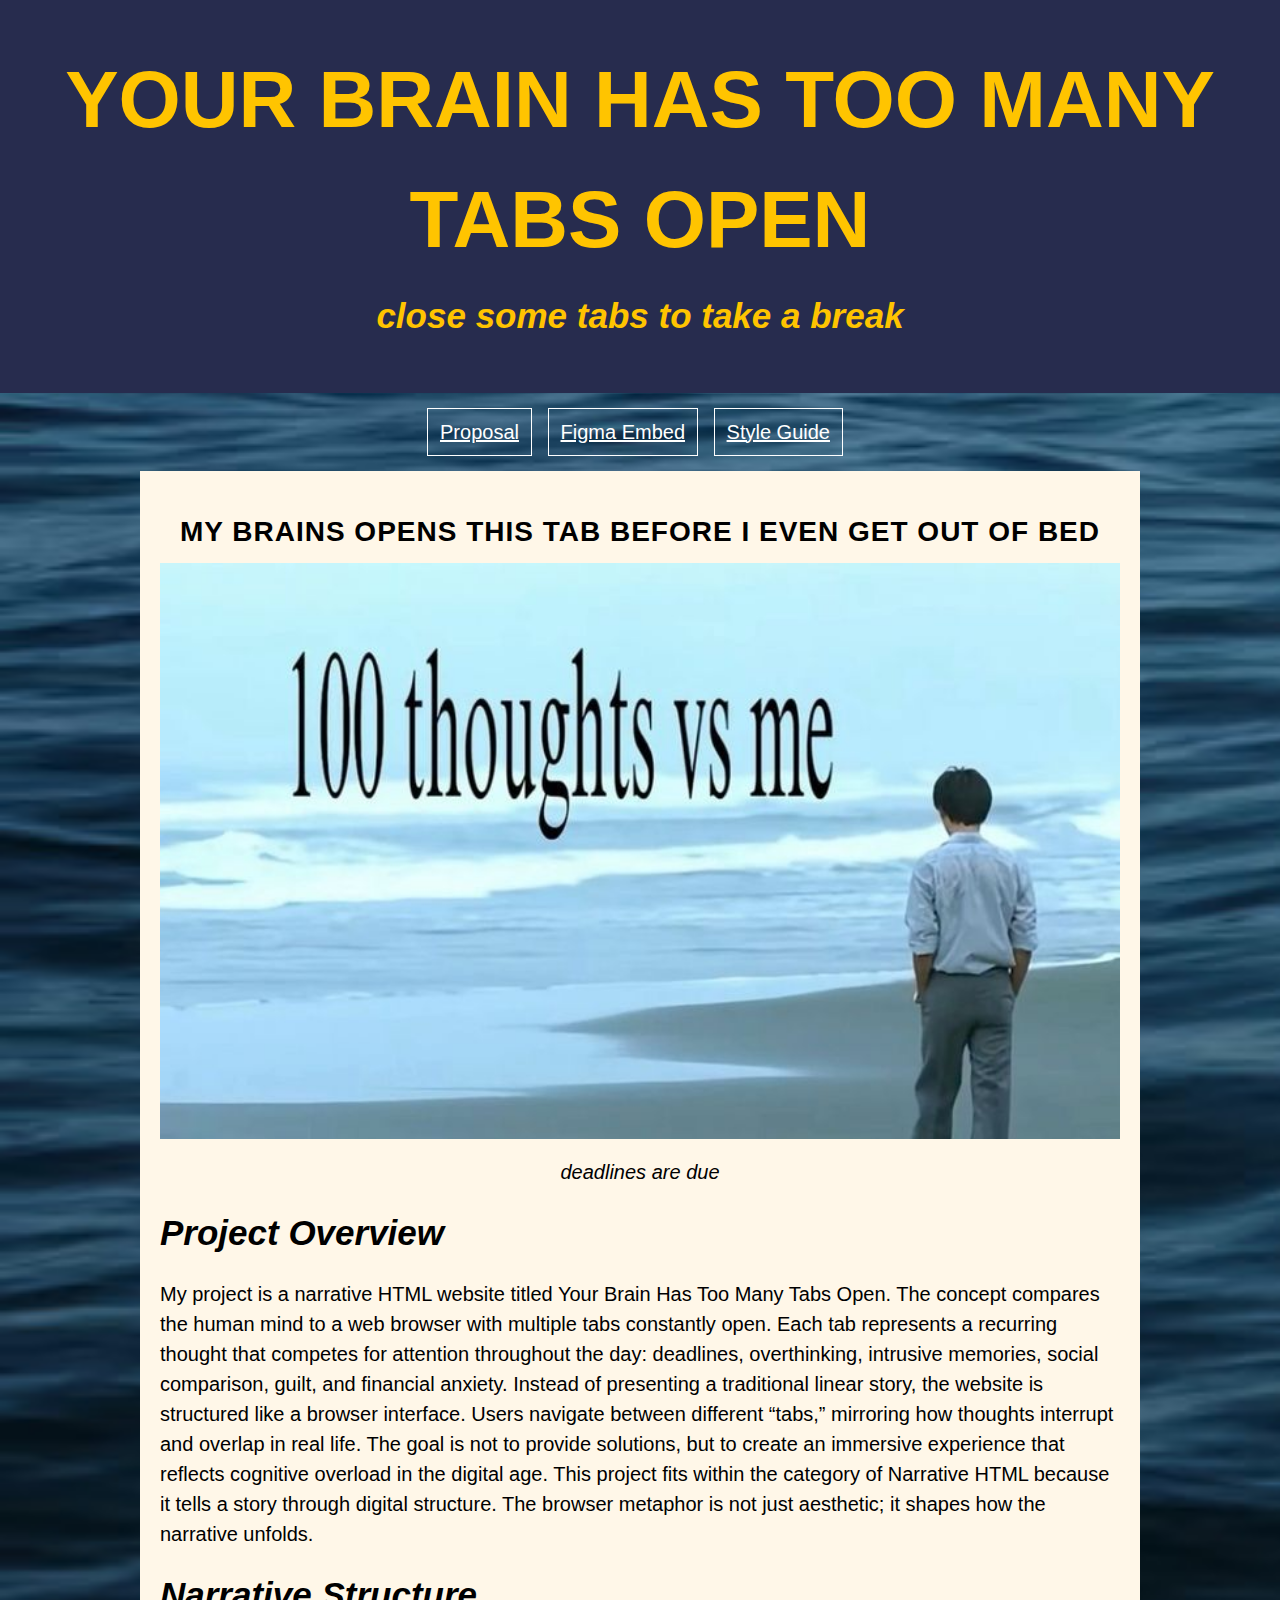
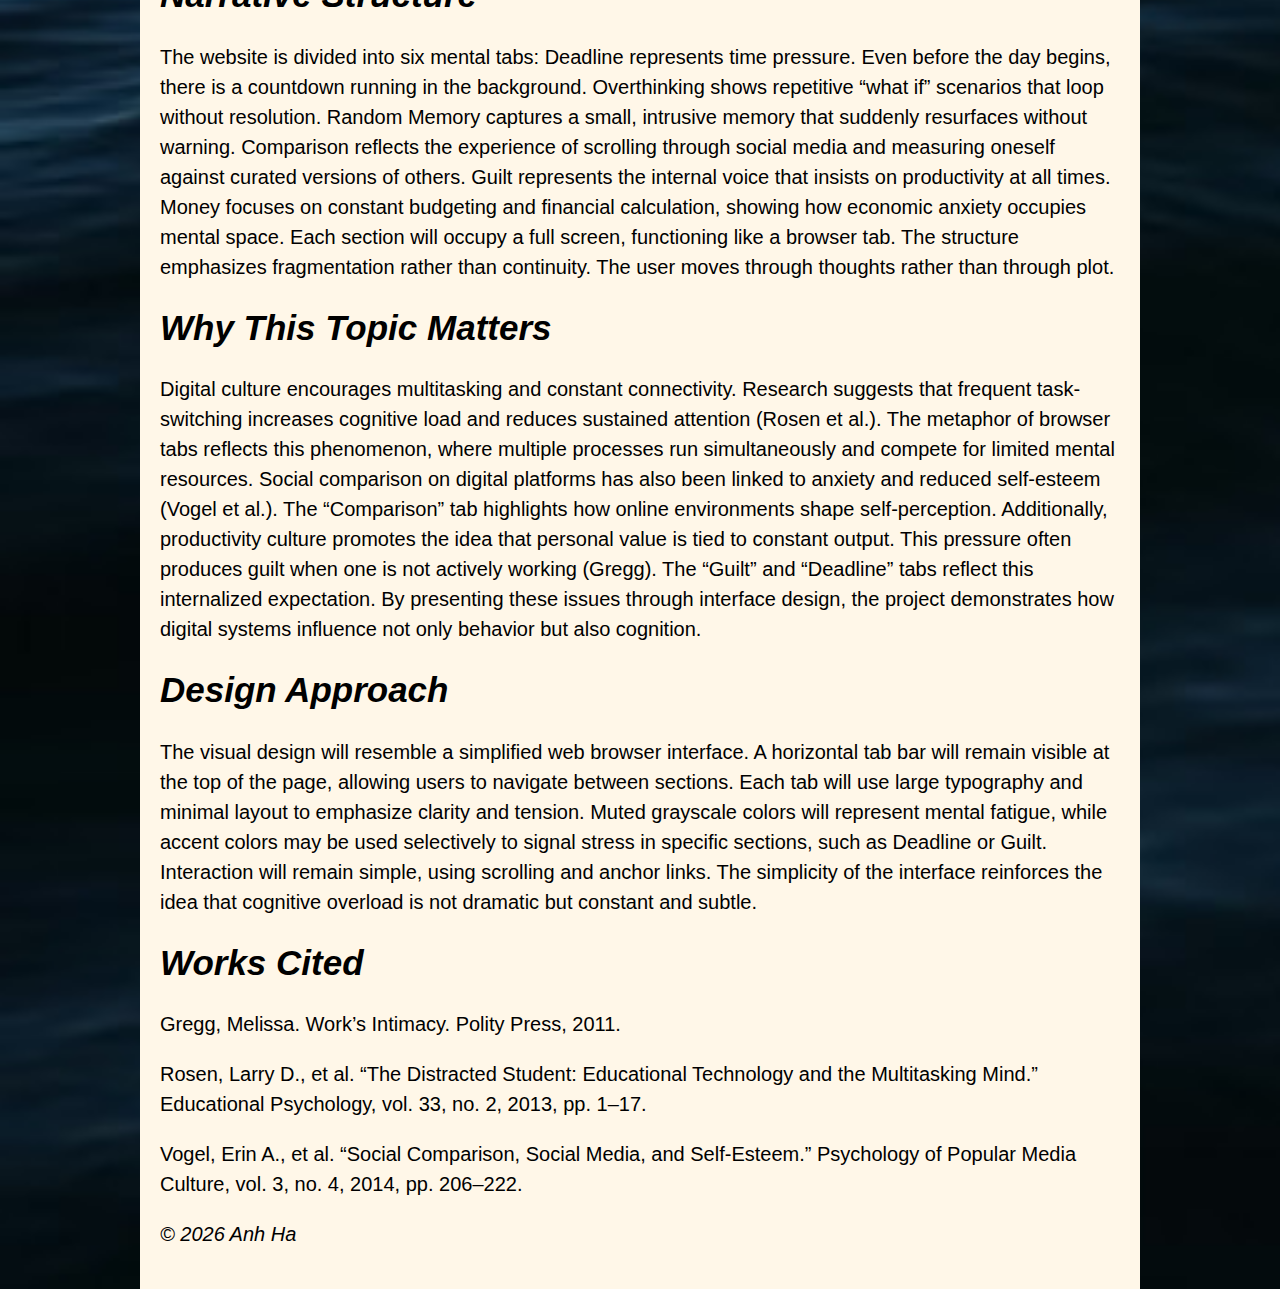
<file: index.html>
<!DOCTYPE html>
<html lang="en">
<head>
    <meta charset="UTF-8">
    <meta name="viewport" content="width=device-width, initial-scale=1.0">
    <title>Your Brain Has Too Mnay Tabs Open</title>
    <link rel="stylesheet" href="style.css">
</head>
<body>
     <header>
    <h1>YOUR BRAIN HAS TOO MANY TABS OPEN</h1>
    <h3>close some tabs to take a break</h3>
  </header>
     <nav>
       <a href="index.html">Proposal</a> 
        <a href="prototype.html">Figma Embed</a> 
        <a href="stylegiude.html">Style Guide</a> 
         
     </nav>
 <main>
        <article>
            <h2>My Brains Opens This Tab Before I Even Get Out Of Bed</h2>
            <figure>
                <img src="Thoughts.jpg" alt="deadlines">
                <figcaption>deadlines are due</figcaption>
            </figure>
            <h3>Project Overview</h3>
<p>My project is a narrative HTML website titled Your Brain Has Too Many Tabs Open. The concept compares the human mind to a web browser with multiple tabs constantly open. Each tab represents a recurring thought that competes for attention throughout the day: deadlines, overthinking, intrusive memories, social comparison, guilt, and financial anxiety.

Instead of presenting a traditional linear story, the website is structured like a browser interface. Users navigate between different “tabs,” mirroring how thoughts interrupt and overlap in real life. The goal is not to provide solutions, but to create an immersive experience that reflects cognitive overload in the digital age.

This project fits within the category of Narrative HTML because it tells a story through digital structure. The browser metaphor is not just aesthetic; it shapes how the narrative unfolds.</p>

            <h3>Narrative Structure</h3>
            <p>The website is divided into six mental tabs:

Deadline represents time pressure. Even before the day begins, there is a countdown running in the background.

Overthinking shows repetitive “what if” scenarios that loop without resolution.

Random Memory captures a small, intrusive memory that suddenly resurfaces without warning.

Comparison reflects the experience of scrolling through social media and measuring oneself against curated versions of others.

Guilt represents the internal voice that insists on productivity at all times.

Money focuses on constant budgeting and financial calculation, showing how economic anxiety occupies mental space.

Each section will occupy a full screen, functioning like a browser tab. The structure emphasizes fragmentation rather than continuity. The user moves through thoughts rather than through plot.</p>

<h3>Why This Topic Matters</h3>
<p>Digital culture encourages multitasking and constant connectivity. Research suggests that frequent task-switching increases cognitive load and reduces sustained attention (Rosen et al.). The metaphor of browser tabs reflects this phenomenon, where multiple processes run simultaneously and compete for limited mental resources.

Social comparison on digital platforms has also been linked to anxiety and reduced self-esteem (Vogel et al.). The “Comparison” tab highlights how online environments shape self-perception.

Additionally, productivity culture promotes the idea that personal value is tied to constant output. This pressure often produces guilt when one is not actively working (Gregg). The “Guilt” and “Deadline” tabs reflect this internalized expectation.

By presenting these issues through interface design, the project demonstrates how digital systems influence not only behavior but also cognition.</p>

<h3>Design Approach</h3>
<p>The visual design will resemble a simplified web browser interface. A horizontal tab bar will remain visible at the top of the page, allowing users to navigate between sections. Each tab will use large typography and minimal layout to emphasize clarity and tension.

Muted grayscale colors will represent mental fatigue, while accent colors may be used selectively to signal stress in specific sections, such as Deadline or Guilt.

Interaction will remain simple, using scrolling and anchor links. The simplicity of the interface reinforces the idea that cognitive overload is not dramatic but constant and subtle.</p>

<h3>Works Cited</h3>
<p>Gregg, Melissa. Work’s Intimacy. Polity Press, 2011.<p>

</p>Rosen, Larry D., et al. “The Distracted Student: Educational Technology and the Multitasking Mind.” Educational Psychology, vol. 33, no. 2, 2013, pp. 1–17.<p>

</p>Vogel, Erin A., et al. “Social Comparison, Social Media, and Self-Esteem.” Psychology of Popular Media Culture, vol. 3, no. 4, 2014, pp. 206–222.</p>

<footer>
        <p>&copy 2026 Anh Ha</p>
    </footer>
</body>
</html>
</file>
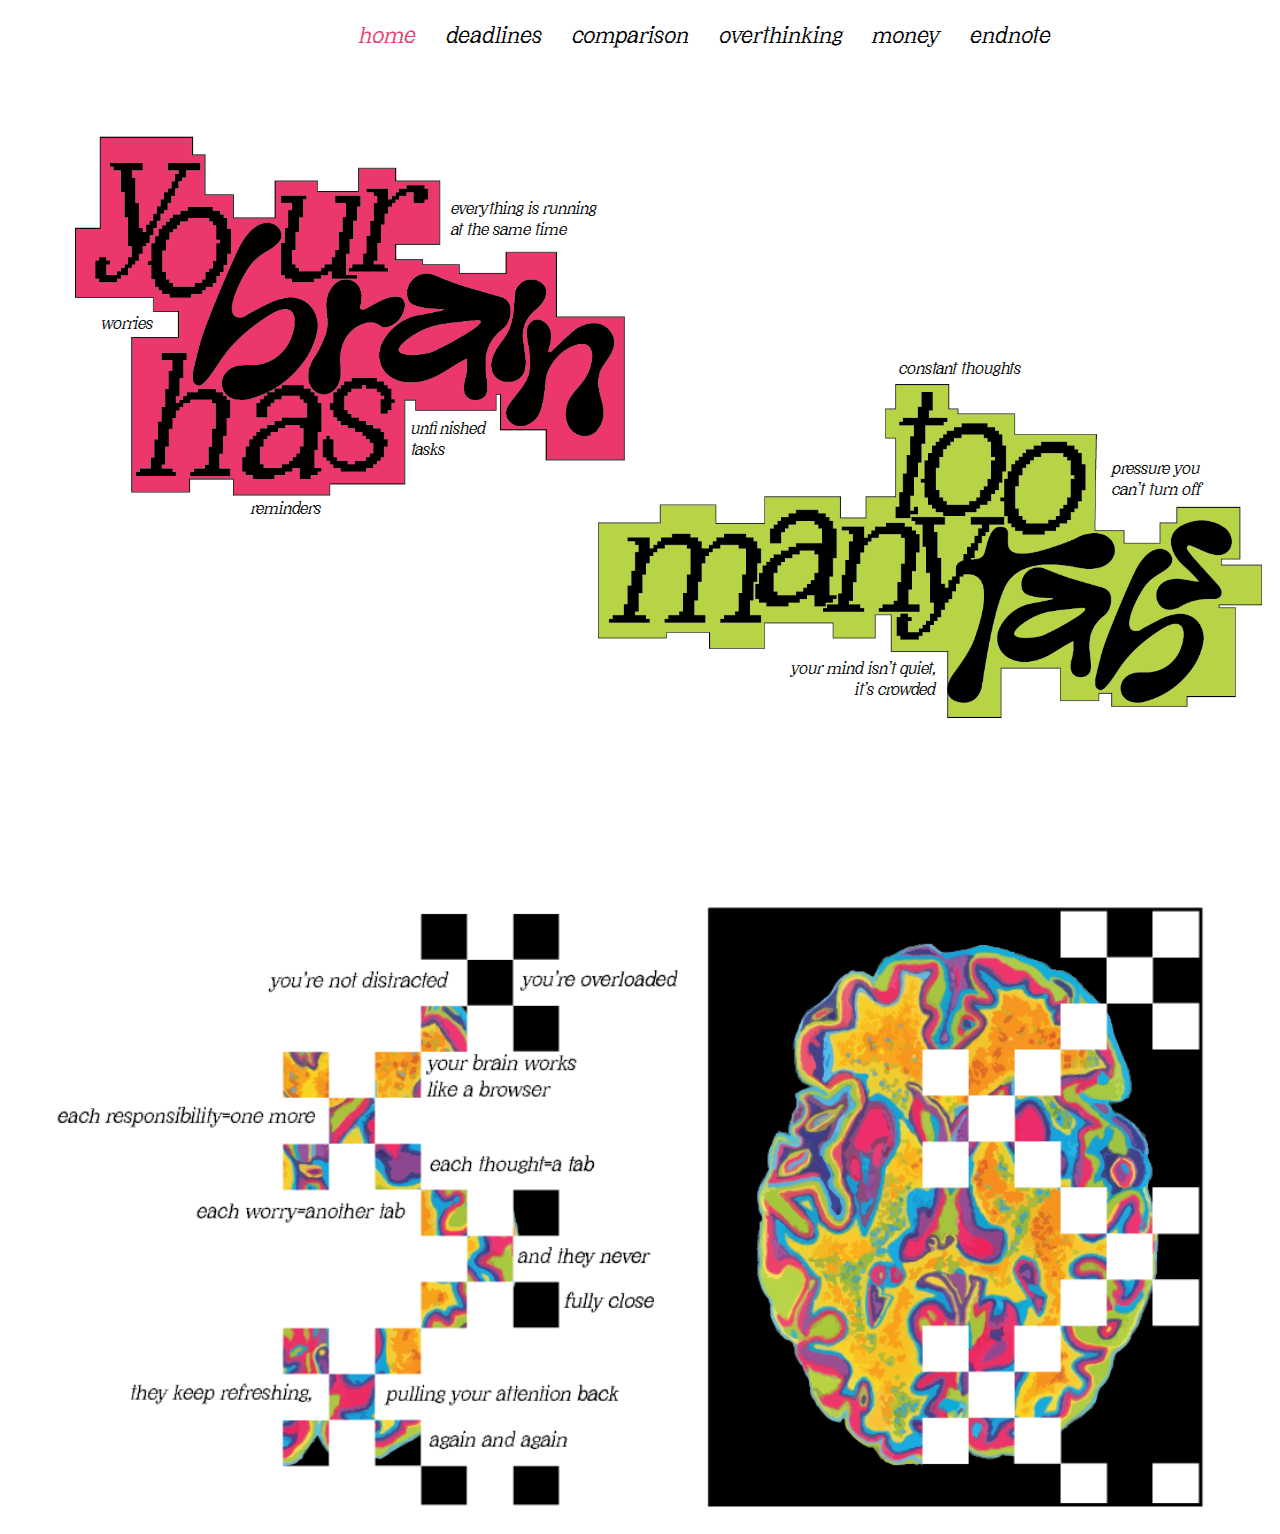
<file: final/index.html>
<!DOCTYPE html>
<html lang="en">
<head>
    <meta charset="UTF-8">
    <meta name="viewport" content="width=device-width, initial-scale=1.0">
    <title>your brain has too many tabs</title>
    <link rel="stylesheet" href="style.css">
</head>
<body>
    <body class="home-page"></body>
     <header class="site-header">
    <nav class="main-nav">
      <a href="index.html" class="nav-link active">home</a>
      <a href="deadlines.html" class="deadlines">deadlines</a>
      <a href="comparison.html" class="nav-link">comparison</a>
      <a href="overthinking.html" class="nav-link">overthinking</a>
      <a href="money.html" class="nav-link">money</a>
      <a href="endnote.html" class="nav-link">endnote</a>
    </nav>
  </header>

  <main>
    <section class="hero-section" id="home">

      <div class="hero-title-wrap">

        <img 
          src="images/your-brain-has.png" 
          alt="Your brain has too many tabs"
          class="title-pink"
        >

        <img 
      src="images/too-many-tabs.png"
      alt="Too many tabs"
      class="title-green"
    >

         <p class="note note-1">worries</p>
        <p class="note note-2">everything is running<br>at the same time</p>
        <p class="note note-3">unfinished<br>tasks</p>
        <p class="note note-4">reminders</p>
        <p class="note note-5">constant thoughts</p>
        <p class="note note-6">pressure you<br>can’t turn off</p>
        <p class="note note-7">your mind isn’t quiet,<br>it’s crowded</p>

      </div>

    </section>

    <section class="brain-section" id="deadlines">

      <div class="brain-bg">

        <div class="brain-text">

            <div class="brain-copy">
  <p class="brain-line line-1">you’re not distracted</p>
  <p class="brain-line line-2">you’re overloaded</p>
  <p class="brain-line line-3">your brain works</p>
  <p class="brain-line line-4">like a browser</p>
  <p class="brain-line line-5">each responsibility=one more</p>
  <p class="brain-line line-6">each thought=a tab</p>
  <p class="brain-line line-7">each worry=another tab</p>
  <p class="brain-line line-8">and they never</p>
  <p class="brain-line line-9">fully close</p>
  <p class="brain-line line-10">they keep refreshing,</p>
  <p class="brain-line line-11">pulling your attention back</p>
  <p class="brain-line line-12">again and again</p>
</div>

        </div>

      <div class="brain-image-wrap">
          <img src="images/brain-image.png" alt="brain" class="brain-image">
        </div>

      </div>

     
    </section>


  </main>
   

</body>
</html>
</file>
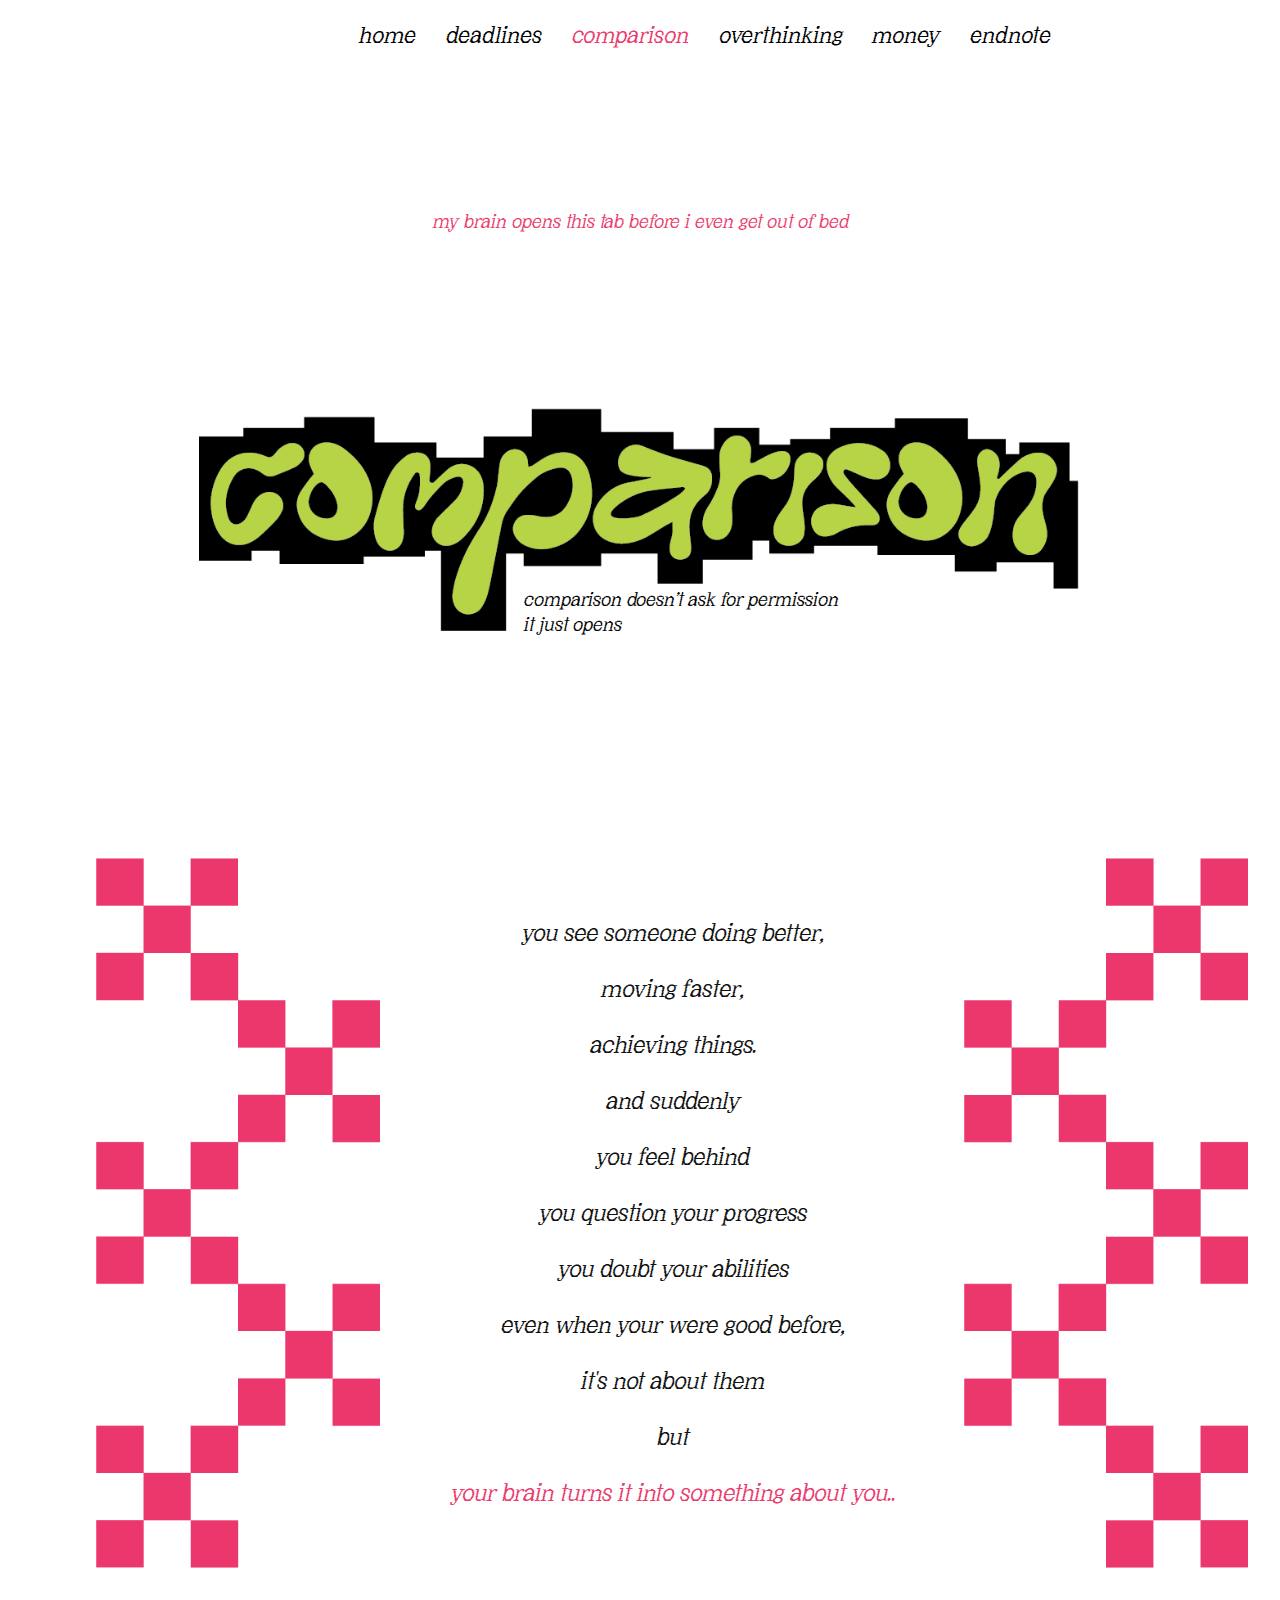
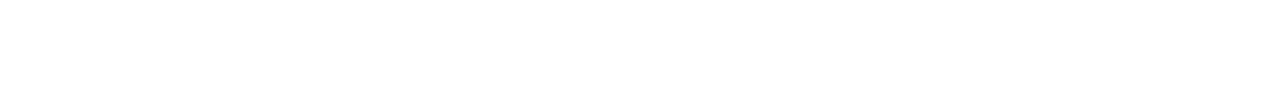
<file: comparison copy.html>
<!DOCTYPE html>
<html lang="en">
<head>
    <meta charset="UTF-8">
    <meta name="viewport" content="width=device-width, initial-scale=1.0">
    <title>Document</title>
    <link rel="stylesheet" href="style copy.css">
</head>
<body>
  
    <body class="comparison-page"></body>
     <header class="site-header">
    <nav class="main-nav">
      <a href="index copy.html" class="nav-link">home</a>
      <a href="deadlines copy.html" class="nav-link">deadlines</a>
      <a href="comparison copy.html" class="nav-link active">comparison</a>
      <a href="overthinking copy.html" class="nav-link">overthinking</a>
      <a href="money copy.html" class="nav-link">money</a>
      <a href="endnote copy.html" class="nav-link">endnote</a>
    </nav>
  </header>

  <main>
    <section class="comparison-hero-section">
      <div class="comparison-hero-inner">

        <p class="comparison-top-note">
          my brain opens this tab before i even get out of bed
        </p>

        <img
          src="comparison.png"
          alt="Comparison"
          class="comparison-title-image"
        >

        <p class="comparison-bottom-note">
          comparison doesn’t ask for permission<br>
          it just opens
        </p>

      </div>
    </section>
    <section class="comparison-text-section">
      <div class="comparison-text-layout">

        <div class="comparison-pattern-side-image-left">
          <img src="pattern-left-pink.png" alt="" aria-hidden="true">
        </div>

        <div class="comparison-copy">
          <p class="comparison-line">you see someone doing better,</p>
          <p class="comparison-line">moving faster,</p>
          <p class="comparison-line">achieving things.</p>
          <p class="comparison-line">and suddenly</p>
          <p class="comparison-line spacing-top">you feel behind</p>
          <p class="comparison-line">you question your progress</p>
          <p class="comparison-line">you doubt your abilities</p>

          <p class="comparison-line spacing-top">even when your were good before,</p>
          <p class="comparison-line">it's not about them</p>

          <p class="comparison-line spacing-top">but</p>
          <p class="comparison-line comparison-highlight">your brain turns it into something about you..</p>
        </div>

         <div class="comparison-pattern-side-image-right">
          <img src="pattern-right-pink.png" alt="" aria-hidden="true">
        </div>

      </div>
    </section>
</body>
</html>
</file>
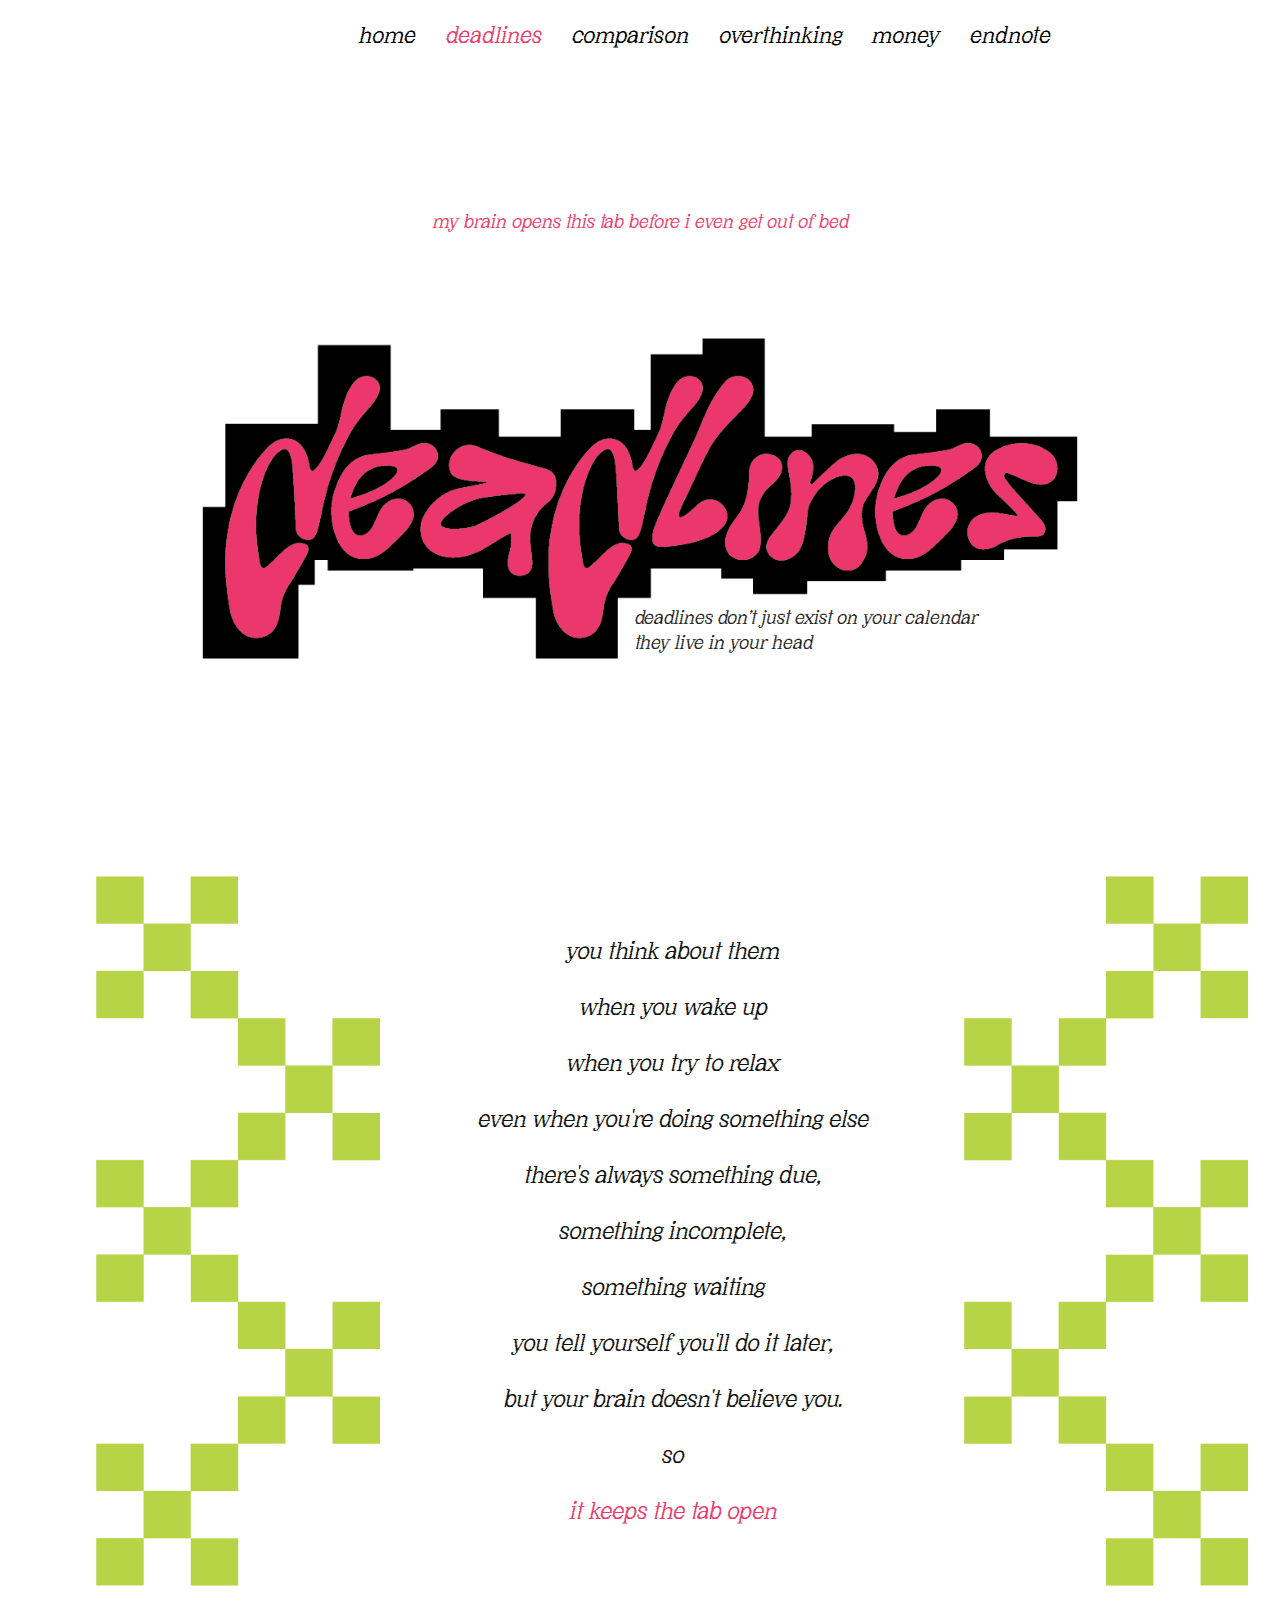
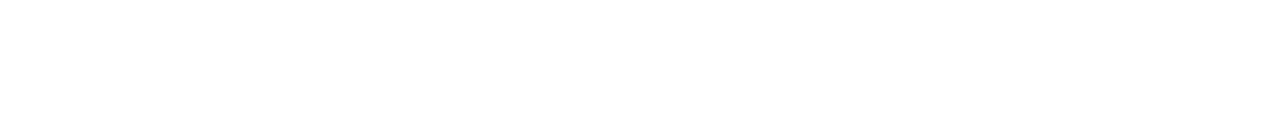
<file: deadlines copy.html>
<!DOCTYPE html>
<html lang="en">
<head>
    <meta charset="UTF-8">
    <meta name="viewport" content="width=device-width, initial-scale=1.0">
    <title>Document</title>
    <link rel="stylesheet" href="style copy.css">
</head>
<body>
    <body class="deadlines-page"></body>
     <header class="site-header">
    <nav class="main-nav">
      <a href="index copy.html" class="nav-link">home</a>
      <a href="deadlines copy.html" class="nav-link active">deadlines</a>
      <a href="comparison copy.html" class="nav-link">comparison</a>
      <a href="overthinking copy.html" class="nav-link">overthinking</a>
      <a href="money copy.html" class="nav-link">money</a>
      <a href="endnote copy.html" class="nav-link">endnote</a>
    </nav>
  </header>


  <main>
    <section class="deadlines-hero-section">
      <div class="deadlines-hero-inner">

        <p class="deadlines-top-note">
          my brain opens this tab before i even get out of bed
        </p>

        <img
          src="deadlines.png"
          alt="Deadlines"
          class="deadlines-title-image"
        >

        <p class="deadlines-bottom-note">
          deadlines don’t just exist on your calendar<br>
          they live in your head
        </p>

      </div>
    </section>

     <section class="deadlines-text-section">
      <div class="deadlines-text-layout">

        <div class="deadlines-pattern-side-image-left">
          <img src="pattern-left-green.png" alt="" aria-hidden="true">
        </div>

        <div class="deadlines-copy">
          <p class="deadline-line">you think about them</p>
          <p class="deadline-line">when you wake up</p>
          <p class="deadline-line">when you try to relax</p>
          <p class="deadline-line">even when you're doing something else</p>

          <p class="deadline-line spacing-top">there's always something due,</p>
          <p class="deadline-line">something incomplete,</p>
          <p class="deadline-line">something waiting</p>

          <p class="deadline-line spacing-top">you tell yourself you'll do it later,</p>
          <p class="deadline-line">but your brain doesn't believe you.</p>

          <p class="deadline-line spacing-top">so</p>
          <p class="deadlines-line deadlines-highlight">it keeps the tab open</p>
        </div>

    
        <div class="deadlines-pattern-side-image-right">
          <img src="pattern-right-green.png" alt="" aria-hidden="true">
        </div>

      </div>
    </section>

  </main>





</body>
</html>
</file>
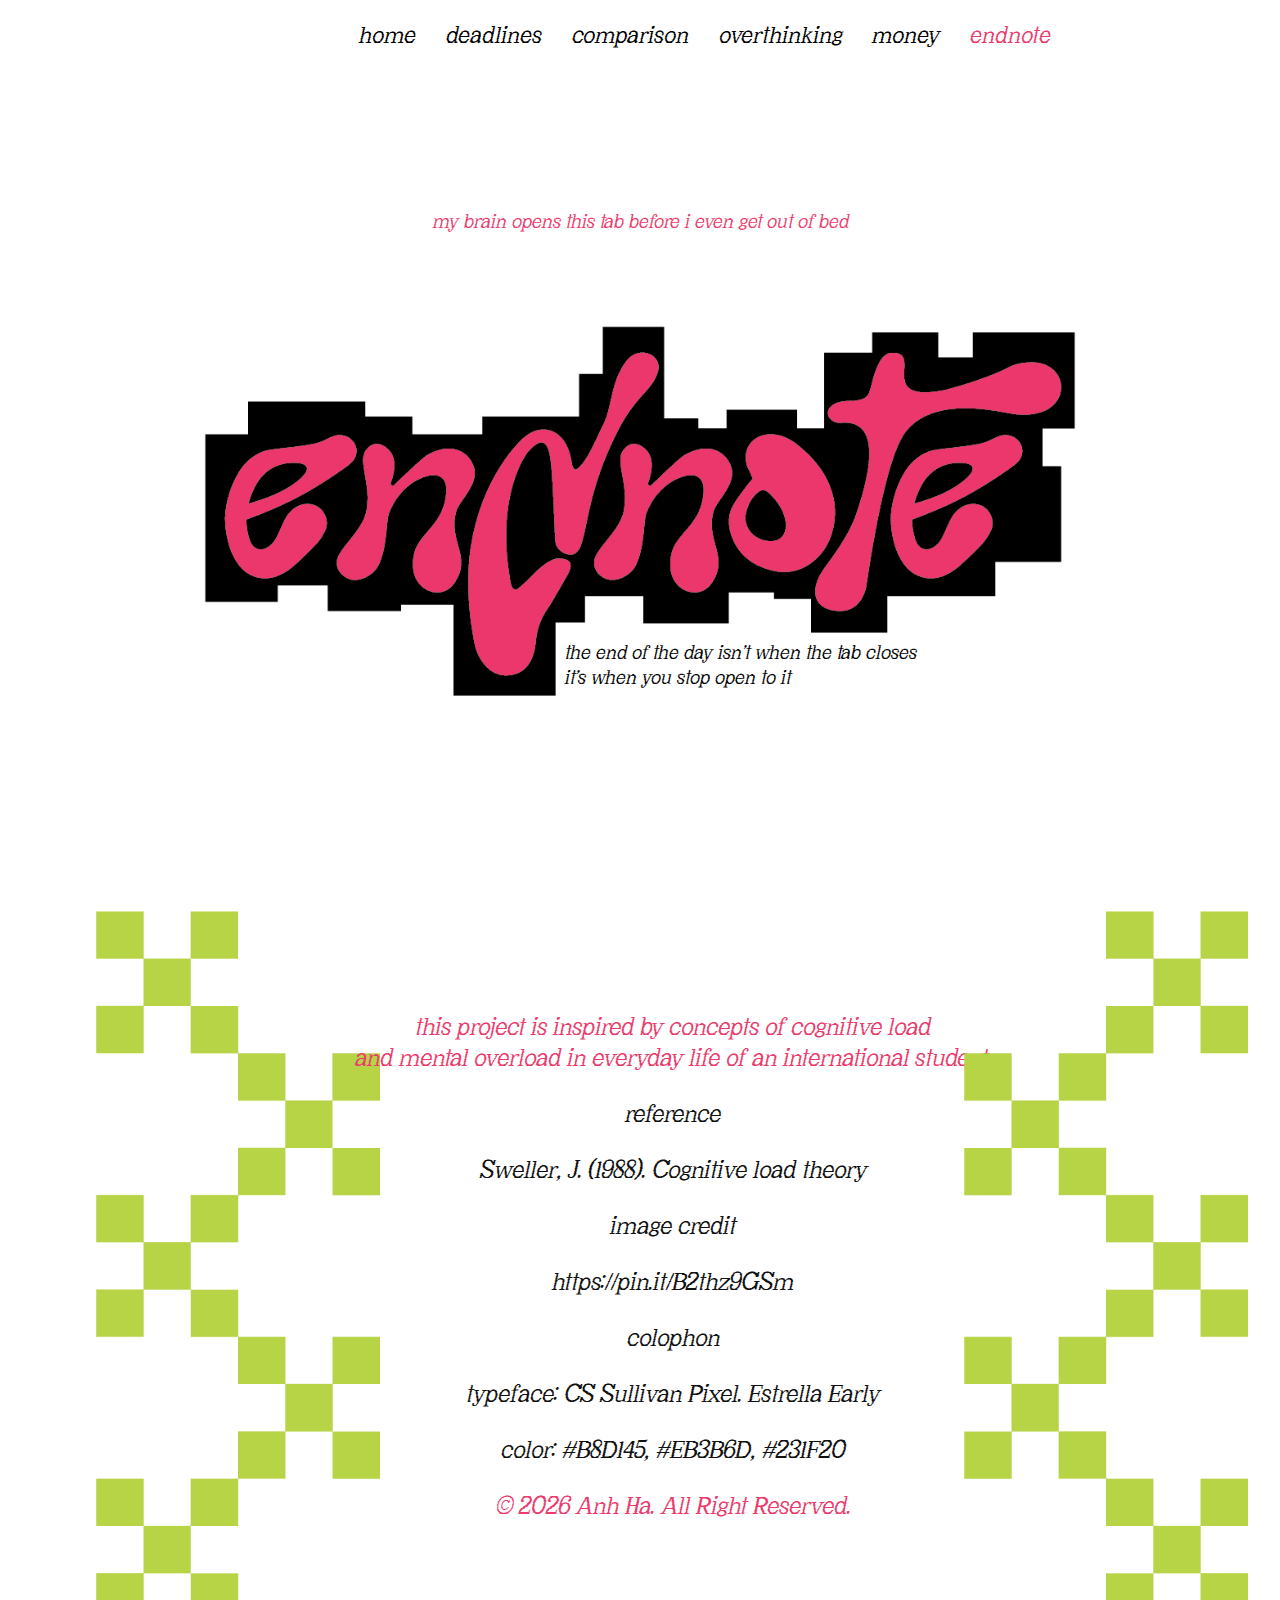
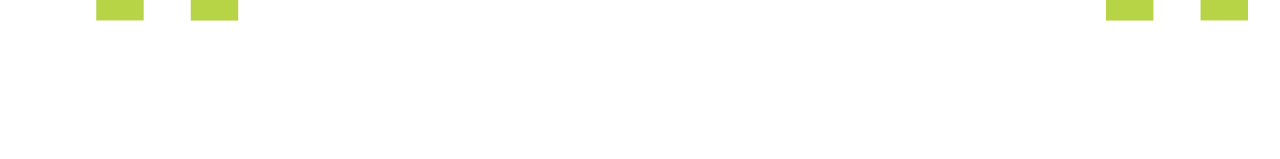
<file: endnote copy.html>
<!DOCTYPE html>
<html lang="en">
<head>
    <meta charset="UTF-8">
    <meta name="viewport" content="width=device-width, initial-scale=1.0">
    <title>Document</title>
    <link rel="stylesheet" href="style copy.css">
</head>
<body>
  
    <body class="endnote-page"></body>
     <header class="site-header">
    <nav class="main-nav">
      <a href="index copy.html" class="nav-link">home</a>
      <a href="deadlines copy.html" class="nav-link">deadlines</a>
      <a href="comparison copy.html" class="nav-link">comparison</a>
      <a href="overthinking copy.html" class="nav-link">overthinking</a>
      <a href="money copy.html" class="nav-link">money</a>
      <a href="endnote copy.html" class="nav-link active">endnote</a>
    </nav>
  </header>

  <main>
    <section class="endnote-hero-section">
      <div class="endnote-hero-inner">

        <p class="endnote-top-note">
          my brain opens this tab before i even get out of bed
        </p>

        <img
          src="endnote.png"
          alt="Endnote"
          class="endnote-title-image"
        >

        <p class="endnote-bottom-note">
          the end of the day isn’t when the tab closes<br>it’s when you stop open to it
        </p>

      </div>
    </section>
    <section class="endnote-text-section">
      <div class="endnote-text-layout">

        <div class="endnote-pattern-side-image-left">
          <img src="pattern-left-green.png" alt="" aria-hidden="true">
        </div>

        <div class="endnote-copy">
          <p class="endnote-line endnote-highlight">this project is inspired by concepts of cognitive load <br> and mental overload in everyday life of an international student.</p>
          <p class="endnote-line">reference</p>
          <p class="endnote-line">Sweller, J. (1988). Cognitive load theory</p>
          <p class="endnote-line">image credit</p>
          <p class="endnote-line spacing-top">https://pin.it/B2thz9GSm</p>
          <p class="endnote-line">colophon</p>
          <p class="endnote-line">typeface: CS Sullivan Pixel. Estrella Early</p>

          <p class="endnote-line spacing-top">color: #B8D145, #EB3B6D, #231F20</p>
          <p class="endnote-line endnote-highlight">© 2026 Anh Ha. All Right Reserved.</p>
        </div>

         <div class="endnote-pattern-side-image-right">
          <img src="pattern-right-green.png" alt="" aria-hidden="true">
        </div>

      </div>
    </section>
</body>
</html>
</file>
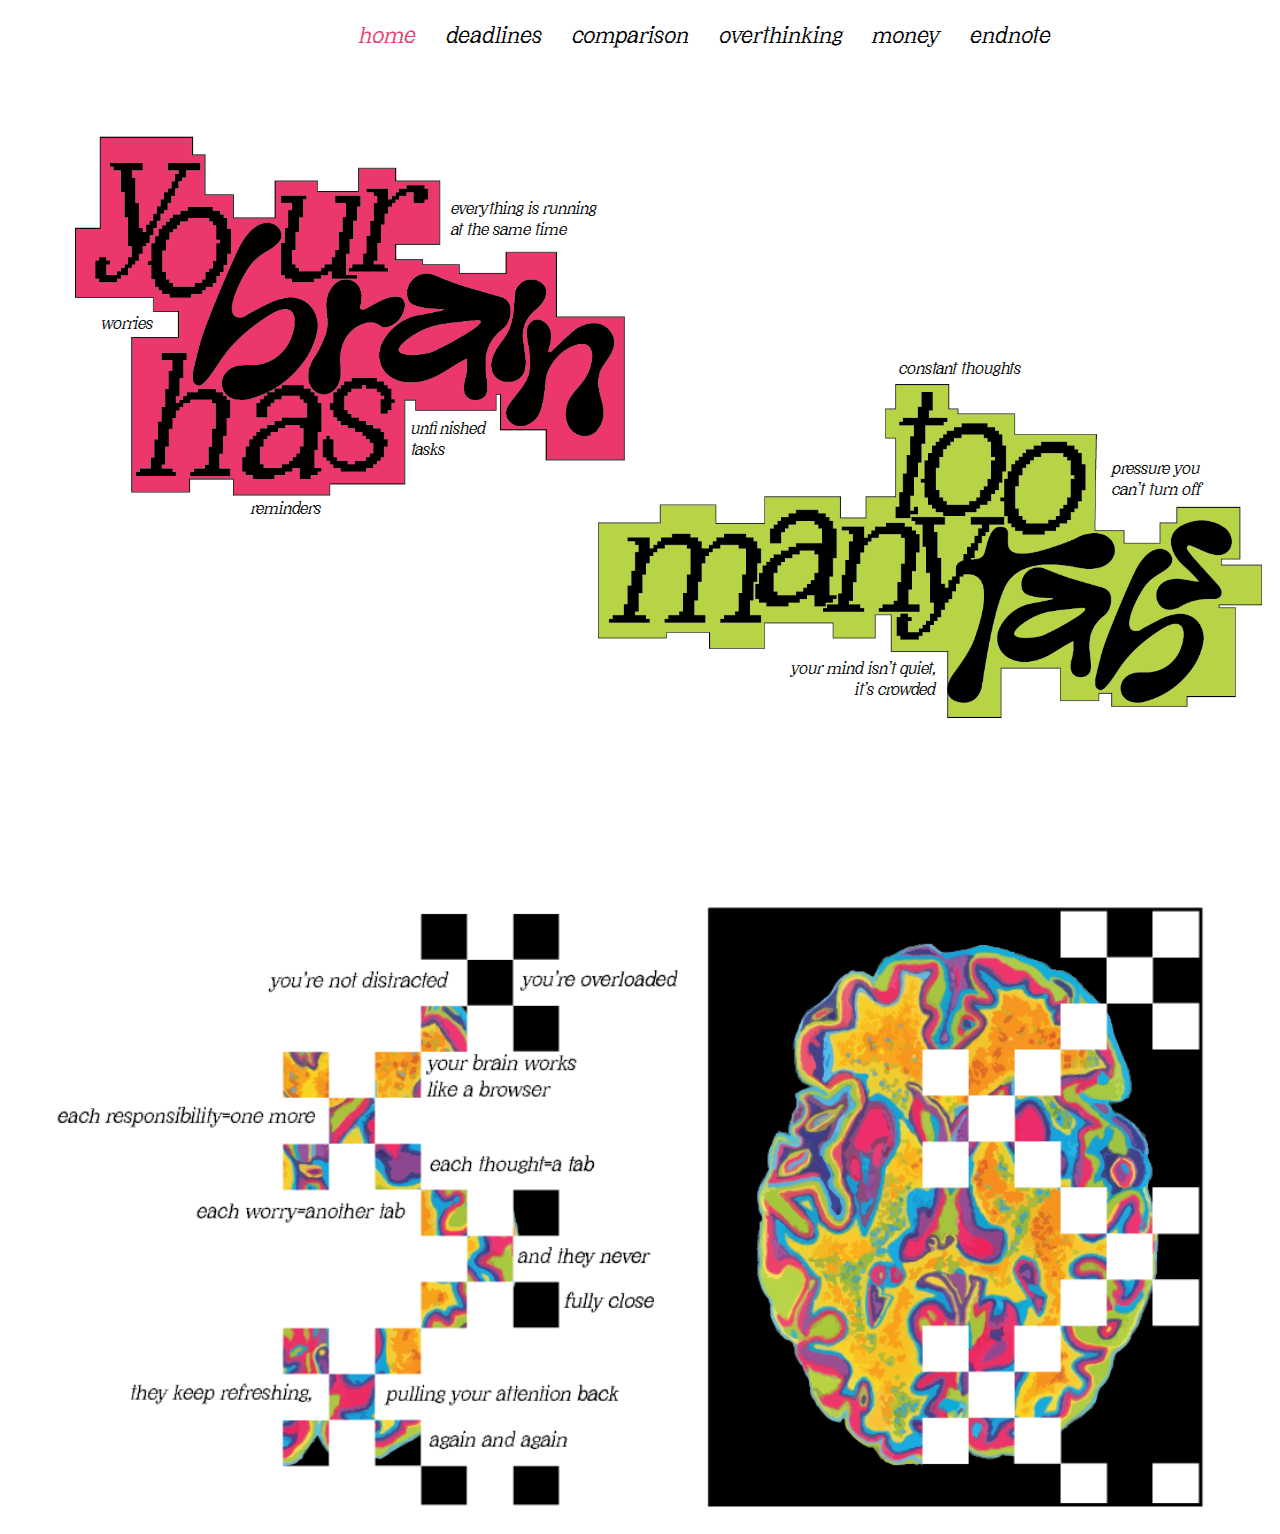
<file: index copy.html>
<!DOCTYPE html>
<html lang="en">
<head>
    <meta charset="UTF-8">
    <meta name="viewport" content="width=device-width, initial-scale=1.0">
    <title>your brain has too many tabs</title>
    <link rel="stylesheet" href="style copy.css">
</head>
<body>
    <body class="home-page"></body>
     <header class="site-header">
    <nav class="main-nav">
      <a href="index copy.html" class="nav-link active">home</a>
      <a href="deadlines copy.html" class="deadlines">deadlines</a>
      <a href="comparison copy.html" class="nav-link">comparison</a>
      <a href="overthinking copy.html" class="nav-link">overthinking</a>
      <a href="money copy.html" class="nav-link">money</a>
      <a href="endnote copy.html" class="nav-link">endnote</a>
    </nav>
  </header>

  <main>
    <section class="hero-section" id="home">

      <div class="hero-title-wrap">

        <img 
          src="your-brain-has.png" 
          alt="Your brain has too many tabs"
          class="title-pink"
        >

        <img 
      src="too-many-tabs.png"
      alt="Too many tabs"
      class="title-green"
    >

         <p class="note note-1">worries</p>
        <p class="note note-2">everything is running<br>at the same time</p>
        <p class="note note-3">unfinished<br>tasks</p>
        <p class="note note-4">reminders</p>
        <p class="note note-5">constant thoughts</p>
        <p class="note note-6">pressure you<br>can’t turn off</p>
        <p class="note note-7">your mind isn’t quiet,<br>it’s crowded</p>

      </div>

    </section>

    <section class="brain-section" id="deadlines">

      <div class="brain-bg">

        <div class="brain-text">

            <div class="brain-copy">
  <p class="brain-line line-1">you’re not distracted</p>
  <p class="brain-line line-2">you’re overloaded</p>
  <p class="brain-line line-3">your brain works</p>
  <p class="brain-line line-4">like a browser</p>
  <p class="brain-line line-5">each responsibility=one more</p>
  <p class="brain-line line-6">each thought=a tab</p>
  <p class="brain-line line-7">each worry=another tab</p>
  <p class="brain-line line-8">and they never</p>
  <p class="brain-line line-9">fully close</p>
  <p class="brain-line line-10">they keep refreshing,</p>
  <p class="brain-line line-11">pulling your attention back</p>
  <p class="brain-line line-12">again and again</p>
</div>

        </div>

      <div class="brain-image-wrap">
          <img src="brain-image.png" alt="brain" class="brain-image">
        </div>

      </div>

     
    </section>


  </main>
   

</body>
</html>
</file>
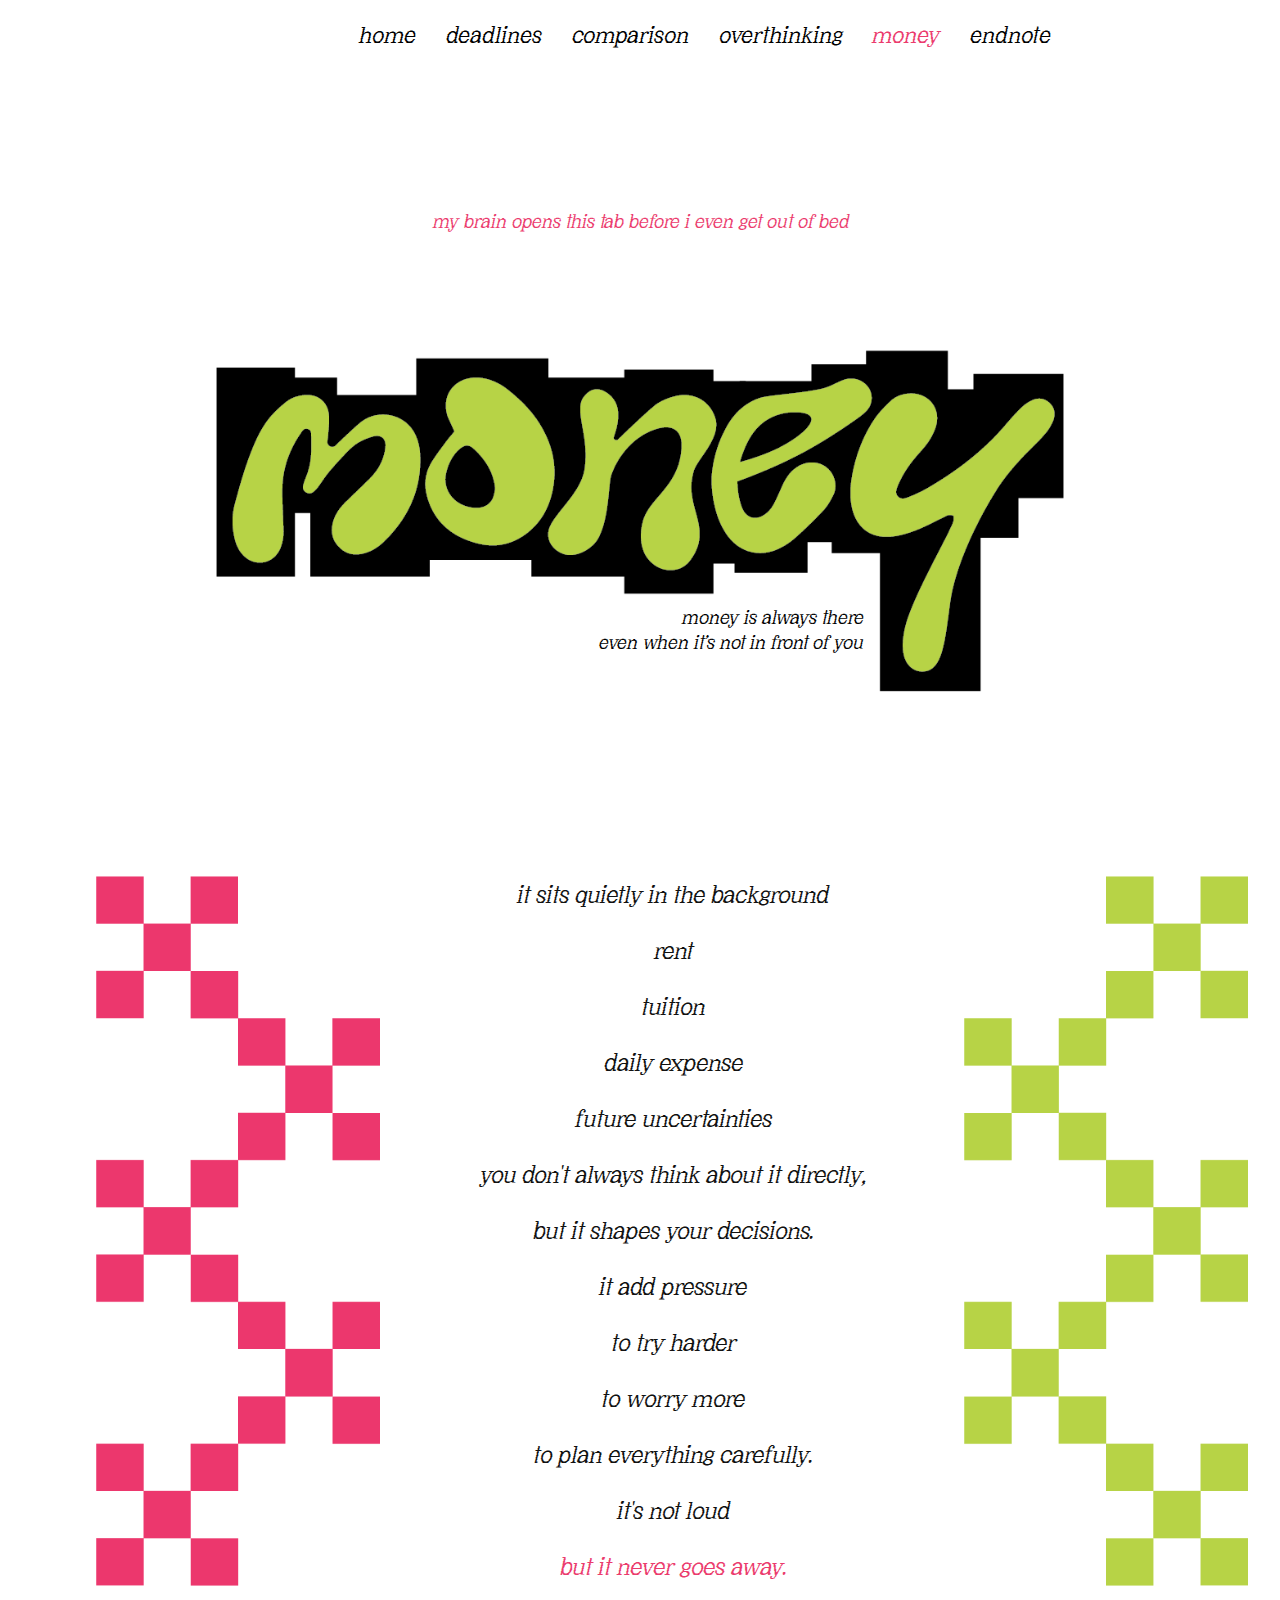
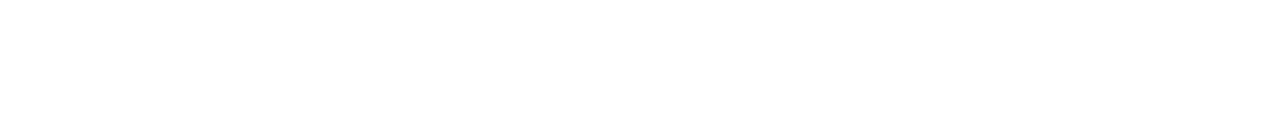
<file: money copy.html>
<!DOCTYPE html>
<html lang="en">
<head>
    <meta charset="UTF-8">
    <meta name="viewport" content="width=device-width, initial-scale=1.0">
    <title>Document</title>
    <link rel="stylesheet" href="style copy.css">
</head>
<body>
  
    <body class="money-page"></body>
     <header class="site-header">
    <nav class="main-nav">
      <a href="index copy.html" class="nav-link">home</a>
      <a href="deadlines copy.html" class="nav-link">deadlines</a>
      <a href="comparison copy.html" class="nav-link">comparison</a>
      <a href="overthinking copy.html" class="nav-link">overthinking</a>
      <a href="money copy.html" class="nav-link active">money</a>
      <a href="endnote copy.html" class="nav-link">endnote</a>
    </nav>
  </header>

  <main>
    <section class="money-hero-section">
      <div class="money-hero-inner">

        <p class="money-top-note">
          my brain opens this tab before i even get out of bed
        </p>

        <img
          src="money.png"
          alt="Money"
          class="money-title-image"
        >

        <p class="money-bottom-note">
          money is always there <br>even when it’s not in front of you
        </p>

      </div>
    </section>
    <section class="money-text-section">
      <div class="money-text-layout">

        <div class="money-pattern-side-image-left">
          <img src="pattern-left-pink.png" alt="" aria-hidden="true">
        </div>

        <div class="money-copy">
          <p class="money-line">it sits quietly in the background</p>
          <p class="money-line">rent</p>
          <p class="money-line">tuition</p>
          <p class="money-line">daily expense</p>
          <p class="money-line spacing-top">future uncertainties</p>
          <p class="money-line">you don't always think about it directly,</p>
          <p class="money-line">but it shapes your decisions.</p>

          <p class="money-line spacing-top">it add pressure</p>
          <p class="money-line">to try harder</p>

          <p class="money-line spacing-top">to worry more</p>
          <p class="money-line spacing-top">to plan everything carefully.</p>
          <p class="money-line spacing-top">it's not loud</p>
          <p class="money-line money-highlight">but it never goes away.</p>
        </div>

         <div class="money-pattern-side-image-right">
          <img src="pattern-right-green.png" alt="" aria-hidden="true">
        </div>

      </div>
    </section>
</body>
</html>
</file>
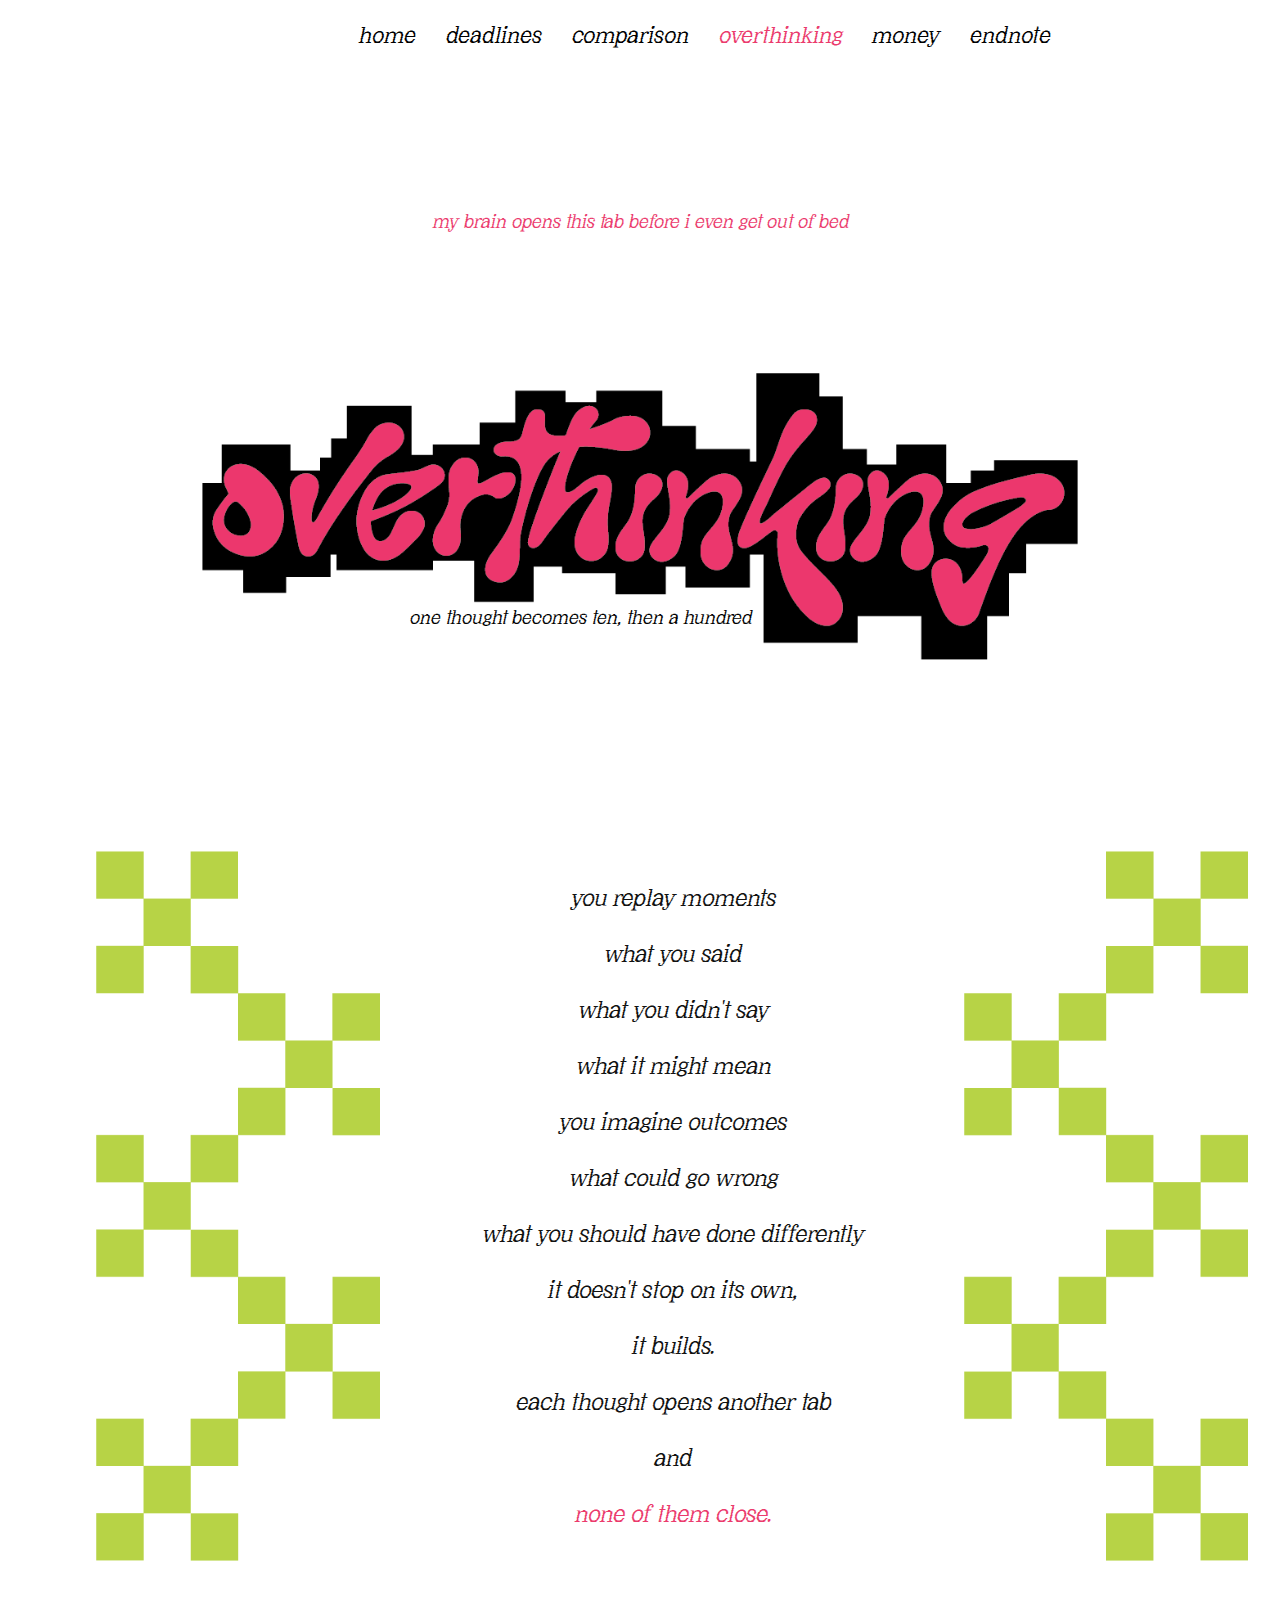
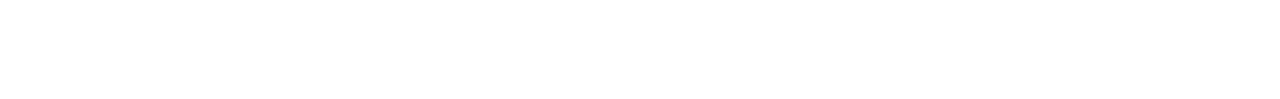
<file: overthinking copy.html>
<!DOCTYPE html>
<html lang="en">
<head>
    <meta charset="UTF-8">
    <meta name="viewport" content="width=device-width, initial-scale=1.0">
    <title>Document</title>
    <link rel="stylesheet" href="style copy.css">
</head>
<body>
  
    <body class="overthinking-page"></body>
     <header class="site-header">
    <nav class="main-nav">
      <a href="index copy.html" class="nav-link">home</a>
      <a href="deadlines copy.html" class="nav-link">deadlines</a>
      <a href="comparison copy.html" class="nav-link">comparison</a>
      <a href="overthinking copy.html" class="nav-link active">overthinking</a>
      <a href="money copy.html" class="nav-link">money</a>
      <a href="endnote copy.html" class="nav-link">endnote</a>
    </nav>
  </header>

  <main>
    <section class="overthinking-hero-section">
      <div class="overthinking-hero-inner">

        <p class="overthinking-top-note">
          my brain opens this tab before i even get out of bed
        </p>

        <img
          src="overthinking.png"
          alt="Overthinking"
          class="overthinking-title-image"
        >

        <p class="overthinking-bottom-note">
          one thought becomes ten, then a hundred
        </p>

      </div>
    </section>
    <section class="overthinking-text-section">
      <div class="overthinking-text-layout">

        <div class="overthinking-pattern-side-image-left">
          <img src="pattern-left-green.png" alt="" aria-hidden="true">
        </div>

        <div class="overthinking-copy">
          <p class="overthinking-line">you replay moments</p>
          <p class="overthinking-line">what you said</p>
          <p class="overthinking-line">what you didn't say</p>
          <p class="overthinking-line">what it might mean</p>
          <p class="overthinking-line spacing-top">you imagine outcomes</p>
          <p class="overthinking-line">what could go wrong</p>
          <p class="overthinking-line">what you should have done differently</p>

          <p class="overthinking-line spacing-top">it doesn't stop on its own,</p>
          <p class="overthinking-line">it builds.</p>

          <p class="overthinking-line spacing-top">each thought opens another tab</p>
          <p class="overthinking-line spacing-top">and</p>
          <p class="overthinking-line overthinking-highlight">none of them close.</p>
        </div>

         <div class="overthinking-pattern-side-image-right">
          <img src="pattern-right-green.png" alt="" aria-hidden="true">
        </div>

      </div>
    </section>
</body>
</html>
</file>
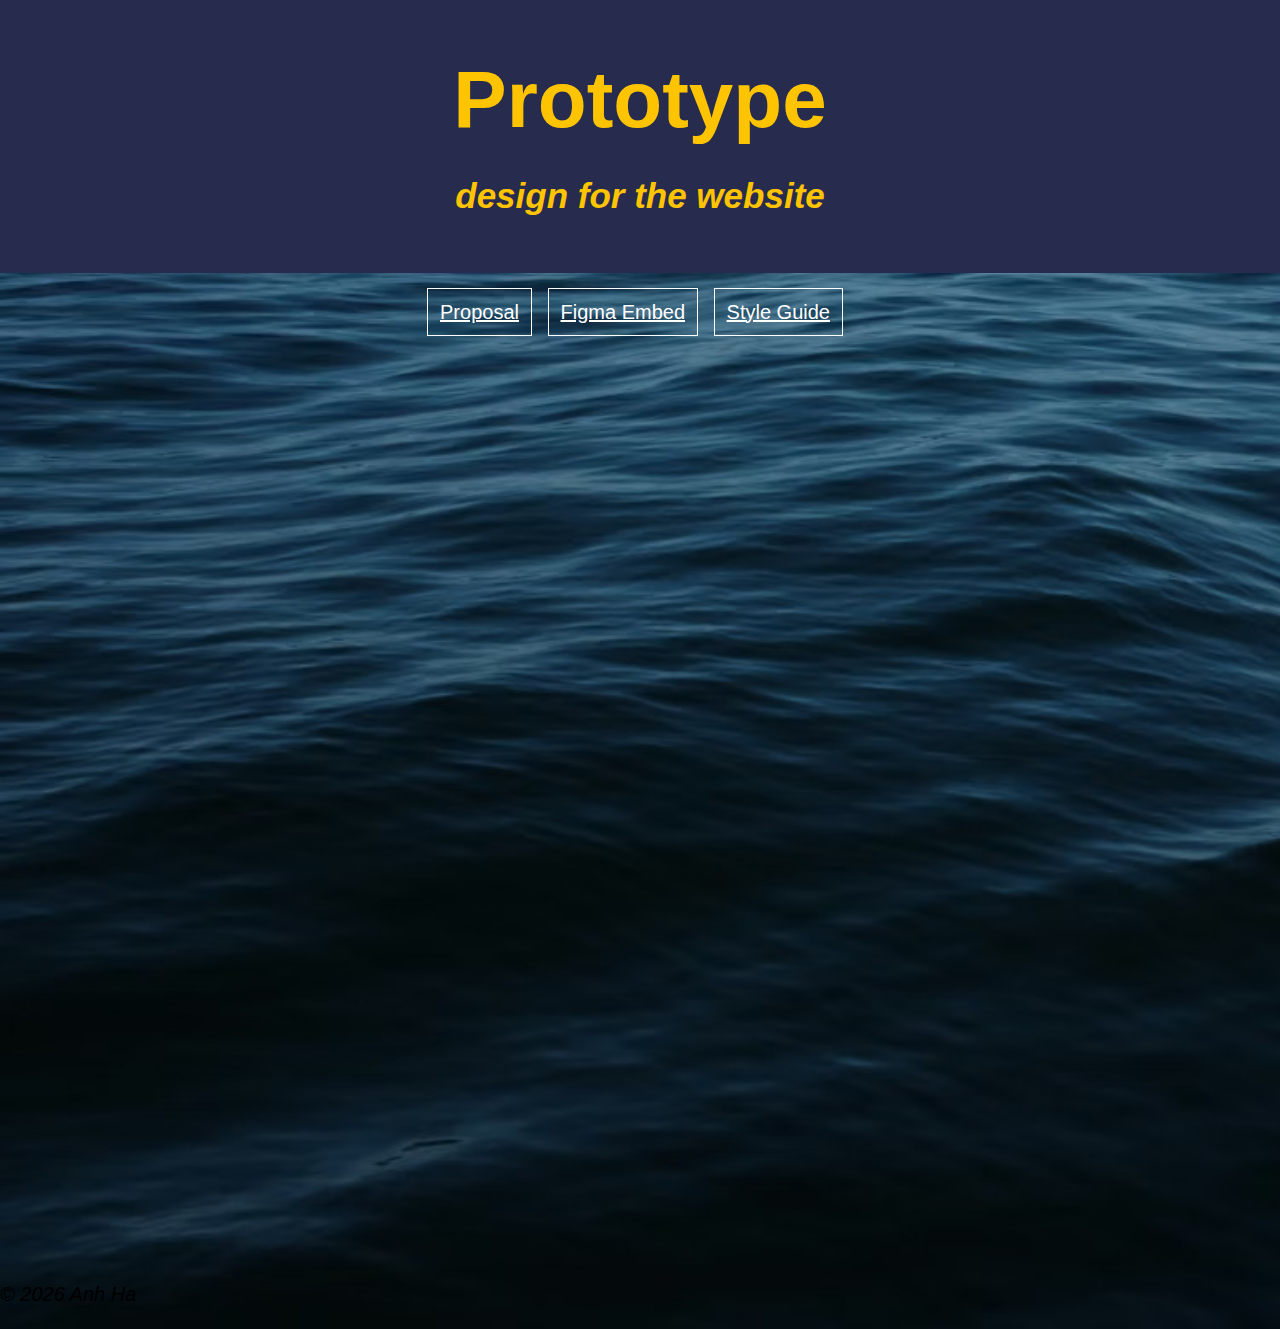
<file: prototype.html>
<!DOCTYPE html>
<html lang="en">
<head>
    <meta charset="UTF-8">
    <meta name="viewport" content="width=device-width, initial-scale=1.0">
    <title>Document</title>
<link rel="stylesheet" href="style.css">
</head>
<body>
 <header>
    <h1>Prototype</h1>
    <h3>design for the website</h3>
</header>
<nav>
       <a href="index.html">Proposal</a> 
        <a href="prototype.html">Figma Embed</a> 
        <a href="stylegiude.html">Style Guide</a> 
         
     </nav>
<body>
   

    <iframe 
    style="width: 100%; height: 900px; border: none;"
    src="https://embed.figma.com/design/S3qGWOcLQGmyTCFGOq339s/Untitled?node-id=0-1&embed-host=share" frameborder="0"></iframe>

    <footer>
        <p>&copy 2026 Anh Ha</p>
    </footer>
</body>
</html>
</file>
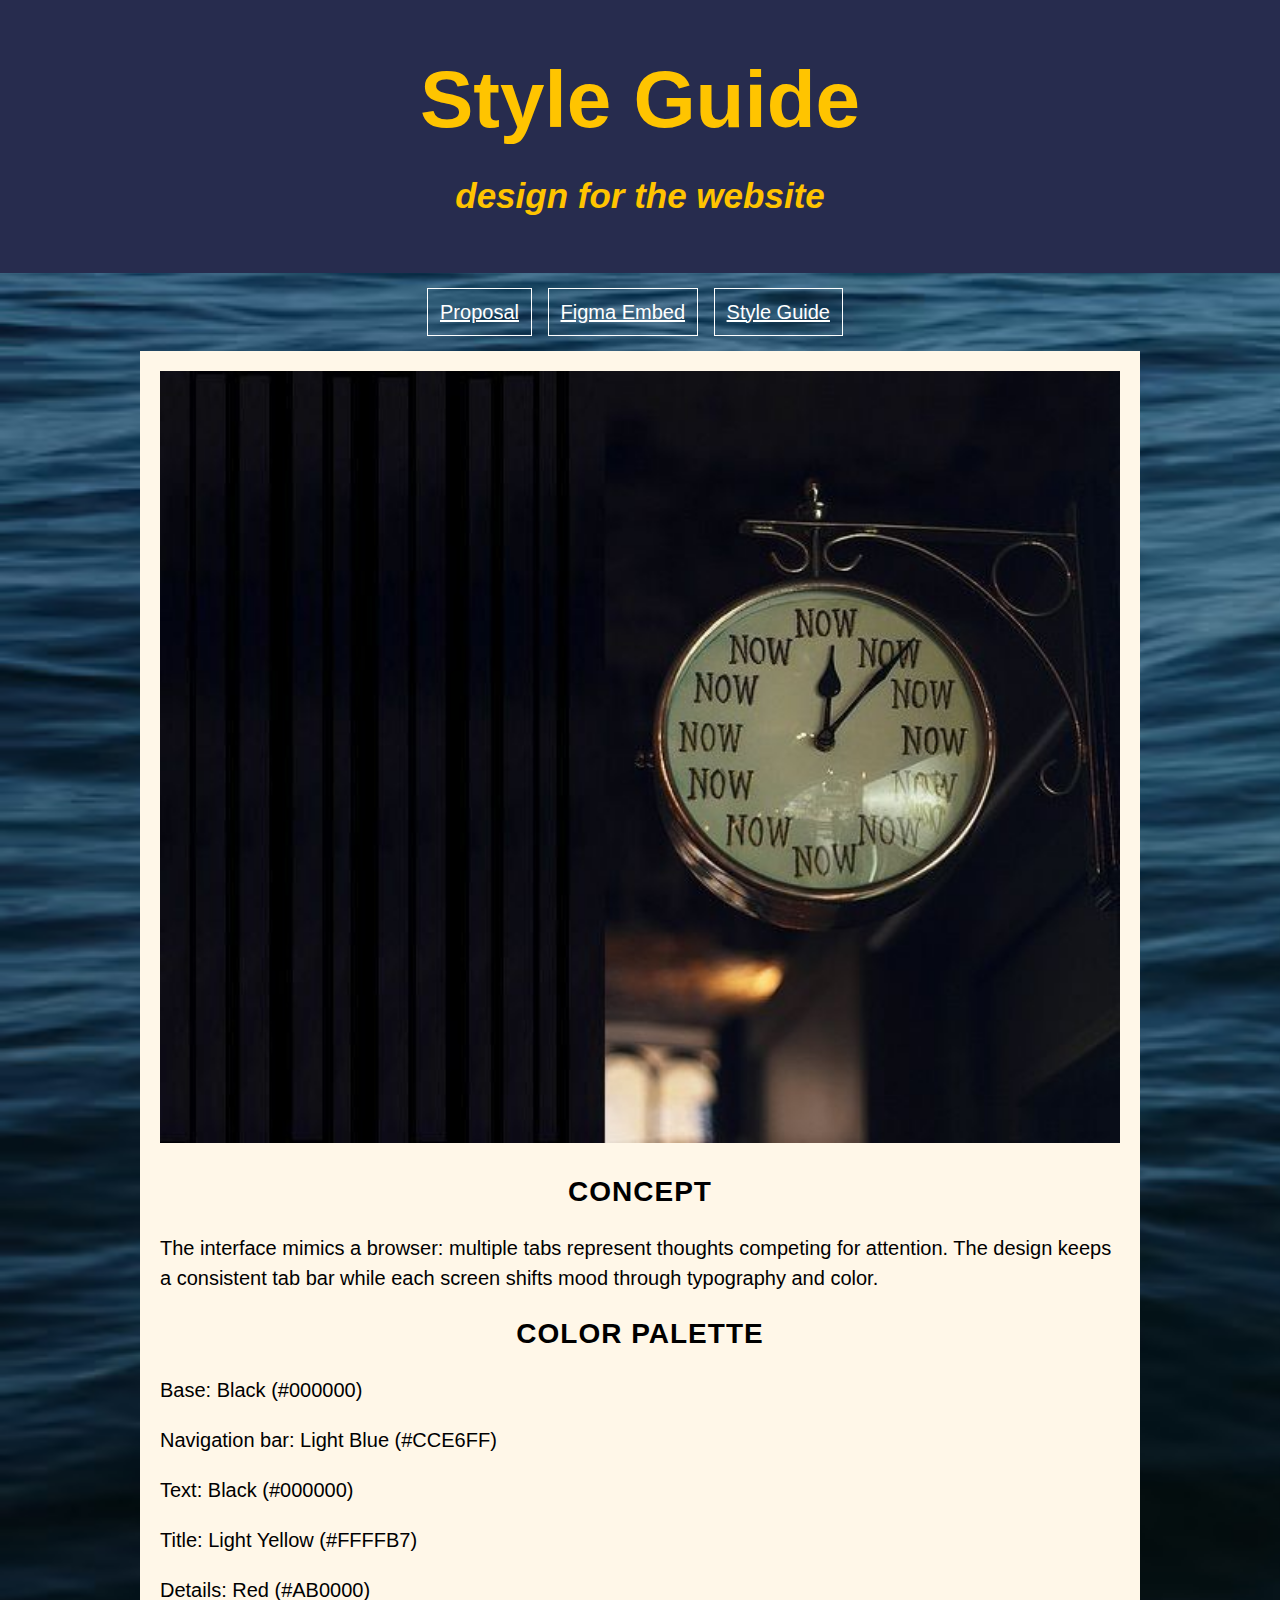
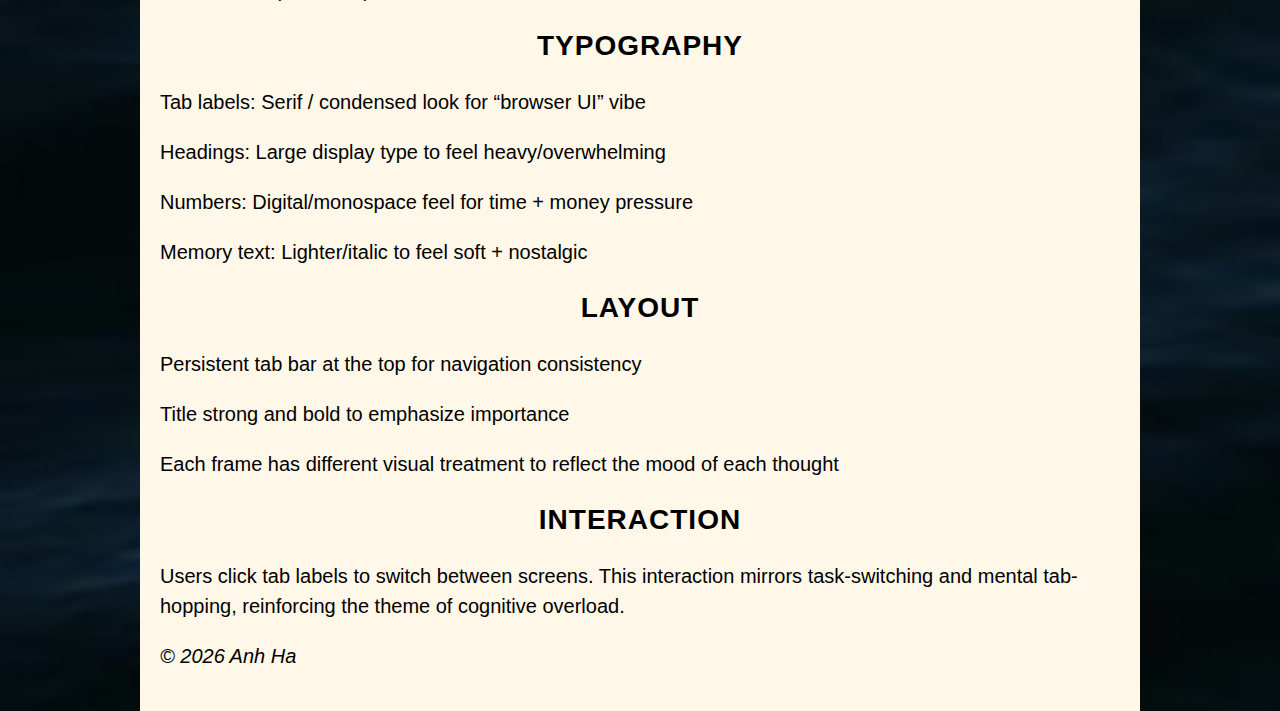
<file: stylegiude.html>
<!DOCTYPE html>
<html lang="en">
<head>
    <meta charset="UTF-8">
    <meta name="viewport" content="width=device-width, initial-scale=1.0">
    <title>Document</title>
    <link rel="stylesheet" href="style.css">
</head>
<body>
 <header>
    <h1>Style Guide</h1>
    <h3>design for the website</h3>
</header>
<nav>
       <a href="index.html">Proposal</a> 
        <a href="prototype.html">Figma Embed</a> 
        <a href="stylegiude.html">Style Guide</a> 
          </nav>
     </nav>

     <main>
    <img src="Deadlines.jpg" alt="clock labels all the time to now">
    
      <h2>Concept</h2>
      <p>
        The interface mimics a browser: multiple tabs represent thoughts competing for attention.
        The design keeps a consistent tab bar while each screen shifts mood through typography and color.
      </p>
    
      <h2>Color Palette</h2>
      <p>Base: Black (#000000) </p>
        
        <p>Navigation bar: Light Blue (#CCE6FF)</p>
        <p>Text: Black (#000000)</p>
        <p>Title: Light Yellow (#FFFFB7)</p>
        <p>Details: Red (#AB0000)</p>

    </section>

    <section class="section">
      <h2>Typography</h2>
      
       <p>Tab labels: Serif / condensed look for “browser UI” vibe</p>
        <p>Headings: Large display type to feel heavy/overwhelming</p>
        <p>Numbers: Digital/monospace feel for time + money pressure</p>
        <p>Memory text: Lighter/italic to feel soft + nostalgic</p>
    </section>

    <section class="section">
      <h2>Layout</h2>

        <p>Persistent tab bar at the top for navigation consistency</p>
        <p>Title strong and bold to emphasize importance</p>
        <p>Each frame has different visual treatment to reflect the mood of each thought</p>

    </section>

    <section>
      <h2>Interaction</h2>
      <p>
        Users click tab labels to switch between screens. This interaction mirrors task-switching and mental tab-hopping,
        reinforcing the theme of cognitive overload.
      </p>
    
<body>


    <footer>
        <p>&copy 2026 Anh Ha</p>
    </footer>
</body>
</html>
</file>
<file: style.css>
* {
  box-sizing: border-box;
}

body {
  margin: 0;
  font-family: 'Franklin Gothic Medium', 'Arial Narrow', Arial, sans-serif;
  font-size: 20px;
  line-height: 1.5;
  background-image: url(BG.jpg);
  background-repeat: no-repeat;
  background-size: cover;
  color: #000000;
}

/* header + nav */
header {
  background: #272c4e;
  color: #ffc400;
  padding: 2em;
  font-family: Impact, Haettenschweiler, 'Arial Narrow Bold', sans-serif;
  text-align: center;
}
h1 {
   font-size: 4em; 
   margin: 0;
}
  
nav {
  margin-top: 15px;
text-align: center;
margin-bottom: 15px;
}

nav a {
  display: inline-block;
  margin-right: 10px;
  padding: 8px 12px;
  border: 1px solid #ffffff;
  color: #ffffff;
}

nav a:hover {
  background: #ffc400;
  color: #272c4e;
}

/* main layout */
main {
    width: 100%;
    max-width: 1000px;
    padding: 1em;
    margin: 0 auto;
    background-color: rgb(255, 247, 232);
}

/* headings */
h2 {
  margin-top: 20px;
  margin-bottom: 10px;
  text-transform: uppercase;
  text-align: center;
  letter-spacing: 1px;
  font-size: 28px;
}

h3 {
  margin-top: 10px;
  margin-bottom: 10px;
  font-size: 35px;
  font-style: italic;
}

figure {
    margin: auto 0;
}

img {
    /*responsive image*/
    width: 100%;
}
 figcaption {
    font-style: italic;
    text-align: center;
    padding: .5em 0;
    font-family: 'Franklin Gothic Medium', 'Arial Narrow', Arial, sans-serif;
 }

 footer {
    font-style: italic;
 }
h1.figma-embed {
    font-size: 1.5em;
    margin-bottom: 0.5em;
    
}

h2.styleguide {
    text-align: left;
}
</file>
<file: final/style.css>
/*home page*/
.home-page {
  background-color: #ffffff; /* THAY màu nền nếu cần */
}

@font-face {
    font-family: "CSPixel";
    src: url("fonts/cssullivanpixel-ragular.otf") format("opentype");
    font-weight: normal;
    font-style: normal;
} 

body {
    font-family: "CSPixel", sans-serif;
}

.home-page .hero-section {
  position: relative;
  width: 100%;
  min-height: 85vh;
  padding: 2rem 2rem;
}

.home-page .hero-title-wrap {
  position: relative;
  width: 100%;
  max-width: 1200px;
  margin: 0;
  min-height: 760px;
}

.home-page .title-pink {
  position: absolute;
  top: 85px;
  left: -40px;

  width: 700px; 
}

.home-page .title-green {
  position: absolute;
  top: 320px;
  right: -40px;

  width: 700px; 
}

.home-page .title-pink,
.home-page .title-green {
  transition: transform 0.35s ease;
}

.home-page .title-pink:hover,
.home-page .title-green:hover {
  transform: scale(1.03);
}

.home-page .note {
  position: absolute;
  font-size: 1.1rem; 
  line-height: 1.2;
  color: #000000;
  font-family: "CSPixel", sans-serif;
}

.home-page .note-1 {
  top: 255px;
  left: 60px;
}

.home-page .note-2 {
  top: 140px;
  left: 410px;
}

.home-page .note-3 {
  top: 360px;
  left: 370px;
}

.home-page .note-4 {
  top: 440px;
  left: 210px;
}

.home-page .note-5 {
  top: 300px;
  right: 220px;
}

.home-page .note-6 {
  top: 400px;
  right: 40px;
}

.home-page .note-7 {
  top: 600px;
  left: 750px;
  text-align: right;
}

.main-nav {
  position:absolute;
  top: 20px;
  left: 50%;
  transform: translateX(-50%);
  display: flex;
  gap: 30px;
  align-items: center;
  z-index: 1000;
}
.main-nav a {
  text-decoration: none;
  position: relative;
  color: black;
  font-size: 1.5rem;
  font-style: normal;
  margin: auto;
  transition: all 0.3s ease;
  
}

.main-nav a::after {
  content: "";
  position: absolute;
  left: 0;
  bottom: -4px;
  width: 0%;
  height: 2px;
  background-color: #B8D145; 
  transition: width 0.3s ease;
}

.main-nav a:hover {
  color: #EB3B6D; 
  transform: translateY(-2px);
}

.main-nav a:hover::after {
  width: 100%;
}

.main-nav a.active {
  color: #EB3B6D;
}

.home-page .home-brain-section {
  width: 100%;
  min-height: 100vh;
  padding: 3.5rem 4rem 4rem;
}

.home-page .home-brain-layout {
  max-width: 2500px;
  width: 100%;
  margin: 0 auto;
  align-items: center;
}

.home-page .brain-line {
  position: absolute;
  margin: 0;
  color: #000000;
  font-size: 1.02rem;
  line-height: 1.15;
  white-space: nowrap;
  font-style: normal;
  opacity: 0;
  transform: translateY(10px);
  transition: opacity 0.5s ease, transform 0.5s ease;
}

.home-page .brain-line.show {
  opacity: 1;
  transform: translateY(0);
}

.home-page .brain-image {
  width: 100%;
  max-width: 1500px;
  object-fit: cover;
  display: block;
}

.site-header {
  position: fixed;
  top: 0;
  left: 0;
  width: 100%;
  z-index: 1000;
  background: #ffffff;
  padding: 2.8rem 4rem 1rem;
}

.brain-text {
  position: relative;
  width: 100%;
  max-width: 650px; 
  min-height: auto;
}

.brain-copy {
  position: relative;
  z-index: 2;
  width: 100%;
  height: 100%;
}

.deadlines-page {
  background: #ffffff;
  color: #111111;
}

.deadlines-page main {
  padding-top: 200px;
}

.deadlines-page .deadlines-top-note {
  margin-top: 0;
    font-size: 20px; 
  color: #eb3b6d;  
  font-style: normal;
}
.deadlines-hero-inner {
    display: flex;
    flex-direction: column;
    align-items: center;
    text-align: center;
}
.deadlines-page .deadlines-title-image {
  width: 100%;
  max-width: 900px; 
  transition: transform 0.35s ease;
}

.deadlines-page .deadlines-title-image:hover {
  transform: scale(1.025);
}

.deadlines-page .deadlines-bottom-note {
margin-top: -140px;
margin-left: -50px;
  font-size: 20px;
  color: #222222;
  font-style: normal;
  text-align: left;
  transform: translateX(190px); 
}

.deadlines-page .deadlines-text-section {
  width: 100%;
  min-height: 90vh;
  padding: 2rem 2rem 5rem;
  display: flex;
  align-items: center;
  justify-content: center;
  margin-top: 120px;
}

.deadlines-page .deadlines-text-layout {
  width: 100%;
  max-width: 1800px;
  display: grid;
  grid-template-columns: 220px 1fr 220px;
  gap: 2rem;
  align-items: center;
  text-align: center;
  font-size: 25px;
}
.deadlines-page .deadlines-pattern-side-image-left, {
  display: flex;
  justify-content: left;
  align-items: left;
}

.deadlines-page .deadlines-pattern-side-image-left img {
  width: 180%;
  max-width: 700px; 
  display: block;
}
.deadlines-page .deadlines-pattern-side-image-right {
  display: flex;
  justify-content: right;
  align-items: right;
}

.deadlines-page .deadlines-pattern-side-image-right img {
  width: 180%;
  max-width: 700px; 
  display: block;
}

.deadlines-page .deadlines-line.deadlines-highlight {
    color: #eb3b6d;
}


.overthinking-page {
  background: #ffffff;
  color: #111111;
}

.overthinking-page main {
  padding-top: 200px;
}

.overthinking-page .overthinking-top-note {
  margin-top: 0;
    font-size: 20px; 
  color: #eb3b6d;  
  font-style: normal;
}
.overthinking-hero-inner {
    display: flex;
    flex-direction: column;
    align-items: center;
    text-align: center;
}
.overthinking-page .overthinking-title-image {
  width: 100%;
  max-width: 900px; 
  transition: transform 0.35s ease;
}

.overthinking-page .overthinking-title-image:hover {
  transform: scale(1.025);
}

.overthinking-page .overthinking-bottom-note {
margin-top: -140px;
margin-left: -500px;
  font-size: 20px;
  color: #000000;
  font-style: normal;
  text-align: right;
  transform: translateX(190px); 
}

.overthinking-page .overthinking-text-section {
  width: 100%;
  min-height: 90vh;
  padding: 2rem 2rem 5rem;
  display: flex;
  align-items: center;
  justify-content: center;
  margin-top: 120px;
}

.overthinking-page .overthinking-text-layout {
  width: 100%;
  max-width: 1800px;
  display: grid;
  grid-template-columns: 220px 1fr 220px;
  gap: 2rem;
  align-items: center;
  text-align: center;
  font-size: 25px;
}
.overthinking-page .overthinking-pattern-side-image-left {
  display: flex;
  justify-content: left;
  align-items: left;
}

.overthinking-page .overthinking-pattern-side-image-left img {
  width: 180%;
  max-width: 700px; 
  display: block;
}
.overthinking-page .overthinking-pattern-side-image-right {
  display: flex;
  justify-content: right;
  align-items: right;
}

.overthinking-page .overthinking-pattern-side-image-right img {
  width: 180%;
  max-width: 700px; 
  display: block;
}

.overthinking-page .overthinking-line.overthinking-highlight {
    color: #eb3b6d;
}

.comparison-page {
  background: #ffffff;
  color: #111111;
}

.comparison-page main {
  padding-top: 200px;
}

.comparison-page .comparison-top-note {
  margin-top: 0;
    font-size: 20px; 
  color: #eb3b6d;  
  font-style: normal;
}
.comparison-hero-inner {
    display: flex;
    flex-direction: column;
    align-items: center;
    text-align: center;
}
.comparison-page .comparison-title-image {
  width: 100%;
  max-width: 900px; 
  transition: transform 0.35s ease;
}

.comparison-page .comparison-title-image:hover {
  transform: scale(1.025);
}

.comparison-page .comparison-bottom-note {
margin-top: -158px;
margin-left: -300px;
  font-size: 20px;
  color: #000000;
  font-style: normal;
  text-align: left;
  transform: translateX(190px); 
}

.comparison-page .comparison-text-section {
  width: 100%;
  min-height: 90vh;
  padding: 2rem 2rem 5rem;
  display: flex;
  align-items: center;
  justify-content: center;
  margin-top: 120px;
}

.comparison-page .comparison-text-layout {
  width: 100%;
  max-width: 1800px;
  display: grid;
  grid-template-columns: 220px 1fr 220px;
  gap: 2rem;
  align-items: center;
  text-align: center;
  font-size: 25px;
}
.comparison-page .comparison-pattern-side-image-left {
  display: flex;
  justify-content: left;
  align-items: left;
}

.comparison-page .comparison-pattern-side-image-left img {
  width: 180%;
  max-width: 700px; 
  display: block;
}
.comparison-page .comparison-pattern-side-image-right {
  display: flex;
  justify-content: right;
  align-items: right;
}

.comparison-page .comparison-pattern-side-image-right img {
  width: 180%;
  max-width: 700px; 
  display: block;
}

.comparison-page .comparison-line.comparison-highlight {
    color: #eb3b6d;
}
.money-page {
  background: #ffffff;
  color: #111111;
}

.money-page main {
  padding-top: 200px;
}

.money-page .money-top-note {
  margin-top: 0;
    font-size: 20px; 
  color: #eb3b6d;  
  font-style: normal;
}
.money-hero-inner {
    display: flex;
    flex-direction: column;
    align-items: center;
    text-align: center;
}
.money-page .money-title-image {
  width: 100%;
  max-width: 900px; 
  transition: transform 0.35s ease;
}

.money-page .money-title-image:hover {
  transform: scale(1.025);
}

.money-page .money-bottom-note {
margin-top: -140px;
margin-left: -200px;
  font-size: 20px;
  color: #000000;
  font-style: normal;
  text-align: right;
  transform: translateX(190px); 
}

.money-page .money-text-section {
  width: 100%;
  min-height: 90vh;
  padding: 2rem 2rem 5rem;
  display: flex;
  align-items: center;
  justify-content: center;
  margin-top: 120px;
}

.money-page .money-text-layout {
  width: 100%;
  max-width: 1800px;
  display: grid;
  grid-template-columns: 220px 1fr 220px;
  gap: 2rem;
  align-items: center;
  text-align: center;
  font-size: 25px;
}
.money-page .money-pattern-side-image-left {
  display: flex;
  justify-content: left;
  align-items: left;
}

.money-page .money-pattern-side-image-left img {
  width: 180%;
  max-width: 700px; 
  display: block;
}
.money-page .money-pattern-side-image-right {
  display: flex;
  justify-content: right;
  align-items: right;
}

.money-page .money-pattern-side-image-right img {
  width: 180%;
  max-width: 700px; 
  display: block;
}

.money-page .money-line.money-highlight {
    color: #eb3b6d;
}

.endnote-page {
  background: #ffffff;
  color: #111111;
}

.endnote-page main {
  padding-top: 200px;
}

.endnote-page .endnote-top-note {
  margin-top: 0;
    font-size: 20px; 
  color: #eb3b6d;  
  font-style: normal;
}
.endnote-hero-inner {
    display: flex;
    flex-direction: column;
    align-items: center;
    text-align: center;
}
.endnote-page .endnote-title-image {
  width: 100%;
  max-width: 900px; 
  transition: transform 0.35s ease;
}

.endnote-page .endnote-title-image:hover {
  transform: scale(1.025);
}

.endnote-page .endnote-bottom-note {
margin-top: -105px;
margin-left: -180px;
  font-size: 20px;
  color: #000000;
  font-style: normal;
  text-align: left;
  transform: translateX(190px); 
}

.endnote-page .endnote-text-section {
  width: 100%;
  min-height: 90vh;
  padding: 2rem 2rem 5rem;
  display: flex;
  align-items: center;
  justify-content: center;
  margin-top: 120px;
}

.endnote-page .endnote-text-layout {
  width: 100%;
  max-width: 1800px;
  display: grid;
  grid-template-columns: 220px 1fr 220px;
  gap: 2rem;
  align-items: center;
  text-align: center;
  font-size: 25px;
}
.endnote-page .endnote-pattern-side-image-left {
  display: flex;
  justify-content: left;
  align-items: left;
}

.endnote-page .endnote-pattern-side-image-left img {
  width: 180%;
  max-width: 700px; 
  display: block;
}
.endnote-page .endnote-pattern-side-image-right {
  display: flex;
  justify-content: right;
  align-items: right;
}

.endnote-page .endnote-pattern-side-image-right img {
  width: 180%;
  max-width: 700px; 
  display: block;
}

.endnote-page .endnote-line.endnote-highlight {
    color: #eb3b6d;
}
</file>
<file: style copy.css>
/*home page*/
.home-page {
  background-color: #ffffff; /* THAY màu nền nếu cần */
}

@font-face {
    font-family: "CSPixel";
    src: url("cssullivanpixel-ragular.otf") format("opentype");
    font-weight: normal;
    font-style: normal;
} 

body {
    font-family: "CSPixel", sans-serif;
}

.home-page .hero-section {
  position: relative;
  width: 100%;
  min-height: 85vh;
  padding: 2rem 2rem;
}

.home-page .hero-title-wrap {
  position: relative;
  width: 100%;
  max-width: 1200px;
  margin: 0;
  min-height: 760px;
}

.home-page .title-pink {
  position: absolute;
  top: 85px;
  left: -40px;

  width: 700px; 
}

.home-page .title-green {
  position: absolute;
  top: 320px;
  right: -40px;

  width: 700px; 
}

.home-page .title-pink,
.home-page .title-green {
  transition: transform 0.35s ease;
}

.home-page .title-pink:hover,
.home-page .title-green:hover {
  transform: scale(1.03);
}

.home-page .note {
  position: absolute;
  font-size: 1.1rem; 
  line-height: 1.2;
  color: #000000;
  font-family: "CSPixel", sans-serif;
}

.home-page .note-1 {
  top: 255px;
  left: 60px;
}

.home-page .note-2 {
  top: 140px;
  left: 410px;
}

.home-page .note-3 {
  top: 360px;
  left: 370px;
}

.home-page .note-4 {
  top: 440px;
  left: 210px;
}

.home-page .note-5 {
  top: 300px;
  right: 220px;
}

.home-page .note-6 {
  top: 400px;
  right: 40px;
}

.home-page .note-7 {
  top: 600px;
  left: 750px;
  text-align: right;
}

.main-nav {
  position:absolute;
  top: 20px;
  left: 50%;
  transform: translateX(-50%);
  display: flex;
  gap: 30px;
  align-items: center;
  z-index: 1000;
}
.main-nav a {
  text-decoration: none;
  position: relative;
  color: black;
  font-size: 1.5rem;
  font-style: normal;
  margin: auto;
  transition: all 0.3s ease;
  
}

.main-nav a::after {
  content: "";
  position: absolute;
  left: 0;
  bottom: -4px;
  width: 0%;
  height: 2px;
  background-color: #B8D145; 
  transition: width 0.3s ease;
}

.main-nav a:hover {
  color: #EB3B6D; 
  transform: translateY(-2px);
}

.main-nav a:hover::after {
  width: 100%;
}

.main-nav a.active {
  color: #EB3B6D;
}

.home-page .home-brain-section {
  width: 100%;
  min-height: 100vh;
  padding: 3.5rem 4rem 4rem;
}

.home-page .home-brain-layout {
  max-width: 2500px;
  width: 100%;
  margin: 0 auto;
  align-items: center;
}

.home-page .brain-line {
  position: absolute;
  margin: 0;
  color: #000000;
  font-size: 1.02rem;
  line-height: 1.15;
  white-space: nowrap;
  font-style: normal;
  opacity: 0;
  transform: translateY(10px);
  transition: opacity 0.5s ease, transform 0.5s ease;
}

.home-page .brain-line.show {
  opacity: 1;
  transform: translateY(0);
}

.home-page .brain-image {
  width: 100%;
  max-width: 1500px;
  object-fit: cover;
  display: block;
}

.site-header {
  position: fixed;
  top: 0;
  left: 0;
  width: 100%;
  z-index: 1000;
  background: #ffffff;
  padding: 2.8rem 4rem 1rem;
}

.brain-text {
  position: relative;
  width: 100%;
  max-width: 650px; 
  min-height: auto;
}

.brain-copy {
  position: relative;
  z-index: 2;
  width: 100%;
  height: 100%;
}

.deadlines-page {
  background: #ffffff;
  color: #111111;
}

.deadlines-page main {
  padding-top: 200px;
}

.deadlines-page .deadlines-top-note {
  margin-top: 0;
    font-size: 20px; 
  color: #eb3b6d;  
  font-style: normal;
}
.deadlines-hero-inner {
    display: flex;
    flex-direction: column;
    align-items: center;
    text-align: center;
}
.deadlines-page .deadlines-title-image {
  width: 100%;
  max-width: 900px; 
  transition: transform 0.35s ease;
}

.deadlines-page .deadlines-title-image:hover {
  transform: scale(1.025);
}

.deadlines-page .deadlines-bottom-note {
margin-top: -140px;
margin-left: -50px;
  font-size: 20px;
  color: #222222;
  font-style: normal;
  text-align: left;
  transform: translateX(190px); 
}

.deadlines-page .deadlines-text-section {
  width: 100%;
  min-height: 90vh;
  padding: 2rem 2rem 5rem;
  display: flex;
  align-items: center;
  justify-content: center;
  margin-top: 120px;
}

.deadlines-page .deadlines-text-layout {
  width: 100%;
  max-width: 1800px;
  display: grid;
  grid-template-columns: 220px 1fr 220px;
  gap: 2rem;
  align-items: center;
  text-align: center;
  font-size: 25px;
}
.deadlines-page .deadlines-pattern-side-image-left, {
  display: flex;
  justify-content: left;
  align-items: left;
}

.deadlines-page .deadlines-pattern-side-image-left img {
  width: 180%;
  max-width: 700px; 
  display: block;
}
.deadlines-page .deadlines-pattern-side-image-right {
  display: flex;
  justify-content: right;
  align-items: right;
}

.deadlines-page .deadlines-pattern-side-image-right img {
  width: 180%;
  max-width: 700px; 
  display: block;
}

.deadlines-page .deadlines-line.deadlines-highlight {
    color: #eb3b6d;
}


.overthinking-page {
  background: #ffffff;
  color: #111111;
}

.overthinking-page main {
  padding-top: 200px;
}

.overthinking-page .overthinking-top-note {
  margin-top: 0;
    font-size: 20px; 
  color: #eb3b6d;  
  font-style: normal;
}
.overthinking-hero-inner {
    display: flex;
    flex-direction: column;
    align-items: center;
    text-align: center;
}
.overthinking-page .overthinking-title-image {
  width: 100%;
  max-width: 900px; 
  transition: transform 0.35s ease;
}

.overthinking-page .overthinking-title-image:hover {
  transform: scale(1.025);
}

.overthinking-page .overthinking-bottom-note {
margin-top: -140px;
margin-left: -500px;
  font-size: 20px;
  color: #000000;
  font-style: normal;
  text-align: right;
  transform: translateX(190px); 
}

.overthinking-page .overthinking-text-section {
  width: 100%;
  min-height: 90vh;
  padding: 2rem 2rem 5rem;
  display: flex;
  align-items: center;
  justify-content: center;
  margin-top: 120px;
}

.overthinking-page .overthinking-text-layout {
  width: 100%;
  max-width: 1800px;
  display: grid;
  grid-template-columns: 220px 1fr 220px;
  gap: 2rem;
  align-items: center;
  text-align: center;
  font-size: 25px;
}
.overthinking-page .overthinking-pattern-side-image-left {
  display: flex;
  justify-content: left;
  align-items: left;
}

.overthinking-page .overthinking-pattern-side-image-left img {
  width: 180%;
  max-width: 700px; 
  display: block;
}
.overthinking-page .overthinking-pattern-side-image-right {
  display: flex;
  justify-content: right;
  align-items: right;
}

.overthinking-page .overthinking-pattern-side-image-right img {
  width: 180%;
  max-width: 700px; 
  display: block;
}

.overthinking-page .overthinking-line.overthinking-highlight {
    color: #eb3b6d;
}

.comparison-page {
  background: #ffffff;
  color: #111111;
}

.comparison-page main {
  padding-top: 200px;
}

.comparison-page .comparison-top-note {
  margin-top: 0;
    font-size: 20px; 
  color: #eb3b6d;  
  font-style: normal;
}
.comparison-hero-inner {
    display: flex;
    flex-direction: column;
    align-items: center;
    text-align: center;
}
.comparison-page .comparison-title-image {
  width: 100%;
  max-width: 900px; 
  transition: transform 0.35s ease;
}

.comparison-page .comparison-title-image:hover {
  transform: scale(1.025);
}

.comparison-page .comparison-bottom-note {
margin-top: -158px;
margin-left: -300px;
  font-size: 20px;
  color: #000000;
  font-style: normal;
  text-align: left;
  transform: translateX(190px); 
}

.comparison-page .comparison-text-section {
  width: 100%;
  min-height: 90vh;
  padding: 2rem 2rem 5rem;
  display: flex;
  align-items: center;
  justify-content: center;
  margin-top: 120px;
}

.comparison-page .comparison-text-layout {
  width: 100%;
  max-width: 1800px;
  display: grid;
  grid-template-columns: 220px 1fr 220px;
  gap: 2rem;
  align-items: center;
  text-align: center;
  font-size: 25px;
}
.comparison-page .comparison-pattern-side-image-left {
  display: flex;
  justify-content: left;
  align-items: left;
}

.comparison-page .comparison-pattern-side-image-left img {
  width: 180%;
  max-width: 700px; 
  display: block;
}
.comparison-page .comparison-pattern-side-image-right {
  display: flex;
  justify-content: right;
  align-items: right;
}

.comparison-page .comparison-pattern-side-image-right img {
  width: 180%;
  max-width: 700px; 
  display: block;
}

.comparison-page .comparison-line.comparison-highlight {
    color: #eb3b6d;
}
.money-page {
  background: #ffffff;
  color: #111111;
}

.money-page main {
  padding-top: 200px;
}

.money-page .money-top-note {
  margin-top: 0;
    font-size: 20px; 
  color: #eb3b6d;  
  font-style: normal;
}
.money-hero-inner {
    display: flex;
    flex-direction: column;
    align-items: center;
    text-align: center;
}
.money-page .money-title-image {
  width: 100%;
  max-width: 900px; 
  transition: transform 0.35s ease;
}

.money-page .money-title-image:hover {
  transform: scale(1.025);
}

.money-page .money-bottom-note {
margin-top: -140px;
margin-left: -200px;
  font-size: 20px;
  color: #000000;
  font-style: normal;
  text-align: right;
  transform: translateX(190px); 
}

.money-page .money-text-section {
  width: 100%;
  min-height: 90vh;
  padding: 2rem 2rem 5rem;
  display: flex;
  align-items: center;
  justify-content: center;
  margin-top: 120px;
}

.money-page .money-text-layout {
  width: 100%;
  max-width: 1800px;
  display: grid;
  grid-template-columns: 220px 1fr 220px;
  gap: 2rem;
  align-items: center;
  text-align: center;
  font-size: 25px;
}
.money-page .money-pattern-side-image-left {
  display: flex;
  justify-content: left;
  align-items: left;
}

.money-page .money-pattern-side-image-left img {
  width: 180%;
  max-width: 700px; 
  display: block;
}
.money-page .money-pattern-side-image-right {
  display: flex;
  justify-content: right;
  align-items: right;
}

.money-page .money-pattern-side-image-right img {
  width: 180%;
  max-width: 700px; 
  display: block;
}

.money-page .money-line.money-highlight {
    color: #eb3b6d;
}

.endnote-page {
  background: #ffffff;
  color: #111111;
}

.endnote-page main {
  padding-top: 200px;
}

.endnote-page .endnote-top-note {
  margin-top: 0;
    font-size: 20px; 
  color: #eb3b6d;  
  font-style: normal;
}
.endnote-hero-inner {
    display: flex;
    flex-direction: column;
    align-items: center;
    text-align: center;
}
.endnote-page .endnote-title-image {
  width: 100%;
  max-width: 900px; 
  transition: transform 0.35s ease;
}

.endnote-page .endnote-title-image:hover {
  transform: scale(1.025);
}

.endnote-page .endnote-bottom-note {
margin-top: -105px;
margin-left: -180px;
  font-size: 20px;
  color: #000000;
  font-style: normal;
  text-align: left;
  transform: translateX(190px); 
}

.endnote-page .endnote-text-section {
  width: 100%;
  min-height: 90vh;
  padding: 2rem 2rem 5rem;
  display: flex;
  align-items: center;
  justify-content: center;
  margin-top: 120px;
}

.endnote-page .endnote-text-layout {
  width: 100%;
  max-width: 1800px;
  display: grid;
  grid-template-columns: 220px 1fr 220px;
  gap: 2rem;
  align-items: center;
  text-align: center;
  font-size: 25px;
}
.endnote-page .endnote-pattern-side-image-left {
  display: flex;
  justify-content: left;
  align-items: left;
}

.endnote-page .endnote-pattern-side-image-left img {
  width: 180%;
  max-width: 700px; 
  display: block;
}
.endnote-page .endnote-pattern-side-image-right {
  display: flex;
  justify-content: right;
  align-items: right;
}

.endnote-page .endnote-pattern-side-image-right img {
  width: 180%;
  max-width: 700px; 
  display: block;
}

.endnote-page .endnote-line.endnote-highlight {
    color: #eb3b6d;
}
</file>
